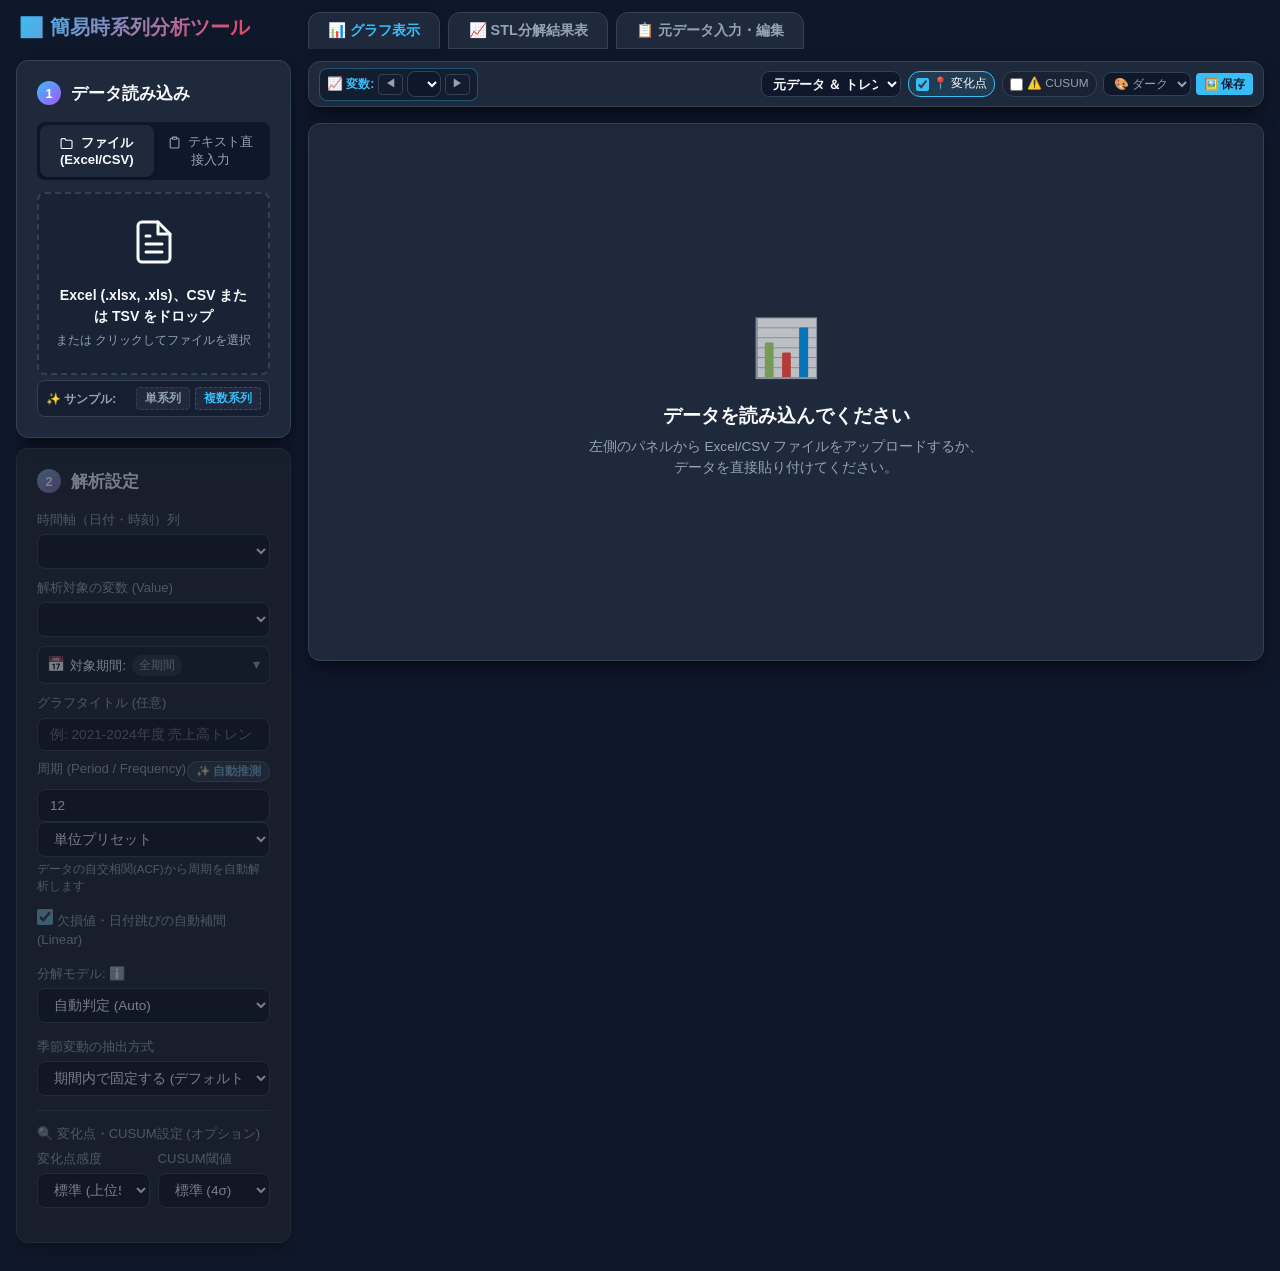
<file: index.html>
<!DOCTYPE html>
<html lang="ja">
<head>
  <meta charset="UTF-8">
  <meta name="viewport" content="width=device-width, initial-scale=1.0">
  <title>簡易時系列分析ツール</title>
  <meta name="description" content="Excelだけでは困難な時系列データのSTL分解（季節・トレンド分離）をブラウザ上で完全ローカル処理で行うツール。">
  <meta http-equiv="Content-Security-Policy" content="default-src 'self'; script-src 'self' 'unsafe-eval'; style-src 'self' 'unsafe-inline'; img-src 'self' data: blob:; font-src 'self' data:; connect-src 'self' blob: data:; object-src 'none'; base-uri 'self';">
  <link rel="icon" type="image/png" href="./icon.png">
  <link rel="apple-touch-icon" href="./icon.png">

  <link rel="stylesheet" href="./style.css">
</head>
<body>
  <div class="app-container">
    <!-- Main Content Layout -->
    <main class="app-main">
      <!-- Left Sidebar: Data Input & Settings -->
      <aside class="sidebar">
        <div class="simple-app-title">
          <h2>📈 簡易時系列分析ツール</h2>
        </div>
        <!-- Step 1: Data Input -->
        <section class="card input-card">
          <div class="card-header">
            <span class="step-num">1</span>
            <h2>データ読み込み</h2>
          </div>

          <div class="input-tabs">
            <button class="tab-btn active" id="tabFileBtn">
              <svg xmlns="http://www.w3.org/2000/svg" width="1em" height="1em" viewBox="0 0 24 24" fill="none" stroke="currentColor" stroke-width="2" stroke-linecap="round" stroke-linejoin="round" style="vertical-align: text-bottom; margin-right: 4px;"><path d="M22 19a2 2 0 0 1-2 2H4a2 2 0 0 1-2-2V5a2 2 0 0 1 2-2h5l2 3h9a2 2 0 0 1 2 2z"></path></svg>
              ファイル (Excel/CSV)
            </button>
            <button class="tab-btn" id="tabPasteBtn">
              <svg xmlns="http://www.w3.org/2000/svg" width="1em" height="1em" viewBox="0 0 24 24" fill="none" stroke="currentColor" stroke-width="2" stroke-linecap="round" stroke-linejoin="round" style="vertical-align: text-bottom; margin-right: 4px;"><path d="M16 4h2a2 2 0 0 1 2 2v14a2 2 0 0 1-2 2H6a2 2 0 0 1-2-2V6a2 2 0 0 1 2-2h2"></path><rect x="8" y="2" width="8" height="4" rx="1" ry="1"></rect></svg>
              テキスト直接入力
            </button>
          </div>

          <!-- Drop Area -->
          <div id="dropZone" class="drop-zone">
            <div class="drop-icon">
              <svg xmlns="http://www.w3.org/2000/svg" width="48" height="48" viewBox="0 0 24 24" fill="none" stroke="currentColor" stroke-width="1.5" stroke-linecap="round" stroke-linejoin="round"><path d="M14 2H6a2 2 0 0 0-2 2v16a2 2 0 0 0 2 2h12a2 2 0 0 0 2-2V8z"></path><polyline points="14 2 14 8 20 8"></polyline><line x1="16" y1="13" x2="8" y2="13"></line><line x1="16" y1="17" x2="8" y2="17"></line><polyline points="10 9 9 9 8 9"></polyline></svg>
            </div>
            <p class="drop-title">Excel (.xlsx, .xls)、CSV または TSV をドロップ</p>
            <p class="drop-sub">または クリックしてファイルを選択</p>
            <input type="file" id="fileInput" accept=".xlsx,.xls,.csv,.tsv,.txt,text/tab-separated-values,text/csv,text/plain" class="file-input">
          </div>

          <!-- Paste Area -->
          <div id="pasteZone" class="paste-zone hidden">
            <textarea id="pasteTextarea" placeholder="Excelなどのセル範囲をコピーしてここに貼り付け（Ctrl+V）&#10;&#10;例:&#10;日付&#9;売上&#9;客数&#10;2024/01/01&#9;1500&#9;120&#10;2024/01/02&#9;1650&#9;135"></textarea>
            <button id="applyPasteBtn" class="btn btn-primary btn-block">貼り付けデータを読み込む</button>
          </div>

          <!-- Demo Data Action (Compact) -->
          <div class="demo-box-compact">
            <span class="demo-label">✨ サンプル:</span>
            <div class="demo-btn-group">
              <button type="button" id="loadDemoBtn" class="btn btn-xs btn-ghost" title="単一系列データ (交通事故死傷者数)">単系列</button>
              <button type="button" id="loadMultiSiteDemoBtn" class="btn btn-xs btn-ghost btn-demo-secondary" title="複数系列データ (3地点の月別気温推移)">複数系列</button>
            </div>
          </div>
        </section>

        <!-- Step 2: Columns & Parameters -->
        <section id="configCard" class="card config-card disabled">
          <div class="card-header">
            <span class="step-num">2</span>
            <h2>解析設定</h2>
          </div>

          <div class="form-group form-group-compact">
            <label for="timeColSelect">時間軸（日付・時刻）列</label>
            <select id="timeColSelect" class="form-control"></select>
          </div>

          <!-- Series / Group Filtering Section (Compact) -->
          <div id="groupFilterSection" class="group-filter-section hidden">
            <div id="duplicateAlertBadge" class="duplicate-alert-badge-compact hidden">
              <span class="alert-icon">⚠️</span>
              <span class="alert-text">重複日時を検知（系列を指定して解析）</span>
            </div>

            <div class="form-group form-group-compact">
              <label for="groupColSelect">系列 / グループ列:
                <span class="tooltip-icon" title="店舗、商品、地域、観測所、IDなどのカテゴリ列を指定して個別に作図・解析します">ℹ️</span>
              </label>
              <select id="groupColSelect" class="form-control">
                <option value="">なし (全体)</option>
              </select>
            </div>

            <div id="groupValGroup" class="form-group form-group-compact hidden">
              <div class="label-row">
                <label for="groupValSelect">対象系列 / グループ:</label>
                <span id="groupTotalBadge" class="group-total-badge">全0系列</span>
              </div>
              <div class="group-select-nav">
                <button type="button" id="prevSidebarGroupBtn" class="btn btn-sm btn-icon" title="前の系列">◀</button>
                <select id="groupValSelect" class="form-control"></select>
                <button type="button" id="nextSidebarGroupBtn" class="btn btn-sm btn-icon" title="次の系列">▶</button>
              </div>
            </div>
          </div>

          <div class="form-group form-group-compact">
            <label for="valueColSelect">解析対象の変数 (Value)</label>
            <select id="valueColSelect" class="form-control"></select>
          </div>

          <!-- Date / Period Range Filtering Accordion -->
          <div id="dateRangeSection" class="date-range-section">
            <div id="dateRangeToggleHeader" class="date-range-header" role="button" tabindex="0" title="クリックして対象期間の絞り込み設定を開閉">
              <div class="date-range-header-left">
                <span class="range-icon">📅</span>
                <span class="range-title-text">対象期間:</span>
                <span id="dateRangeSummaryBadge" class="date-range-summary-badge">全期間</span>
              </div>
              <span id="dateRangeArrow" class="accordion-arrow">▾</span>
            </div>

            <div id="dateRangeBody" class="date-range-body hidden">
              <div class="date-range-inputs">
                <div class="range-input-item">
                  <label for="startDateSelect" class="sub-label">始点 (開始)</label>
                  <select id="startDateSelect" class="form-control form-control-sm"></select>
                </div>
                <div class="range-sep">〜</div>
                <div class="range-input-item">
                  <label for="endDateSelect" class="sub-label">終点 (終了)</label>
                  <select id="endDateSelect" class="form-control form-control-sm"></select>
                </div>
              </div>

              <!-- Quick Presets -->
              <div class="range-preset-buttons">
                <button type="button" id="resetRangeBtn" class="btn btn-xs btn-outline" title="全期間に戻す">全期間</button>
                <button type="button" id="presetRecent1YBtn" class="btn btn-xs btn-ghost" title="直近1年相当">直近1年</button>
                <button type="button" id="presetRecent3YBtn" class="btn btn-xs btn-ghost" title="直近3年相当">直近3年</button>
                <button type="button" id="presetFirstHalfBtn" class="btn btn-xs btn-ghost" title="前半50%">前半</button>
                <button type="button" id="presetSecondHalfBtn" class="btn btn-xs btn-ghost" title="後半50%">後半</button>
              </div>

              <div id="rangeCountInfo" class="range-count-info">全 0 点中 0 点を対象</div>
            </div>
          </div>

          <div class="form-group form-group-compact">
            <label for="customTitleInput">グラフタイトル (任意)</label>
            <input type="text" id="customTitleInput" class="form-control" placeholder="例: 2021-2024年度 売上高トレンド分析">
          </div>

          <div class="form-group">
            <div class="label-row">
              <label for="periodInput">周期 (Period / Frequency)</label>
              <button id="autoDetectPeriodBtn" class="badge-btn" title="データから周期を自動判定">✨ 自動推測</button>
            </div>
            <div class="period-input-group">
              <input type="number" id="periodInput" class="form-control" value="12" min="2" max="365">
              <select id="periodPresetSelect" class="form-control preset-select">
                <option value="">単位プリセット</option>
                <option value="12">月 (12 / 年周期)</option>
                <option value="7">日 (7 / 週周期)</option>
                <option value="24">時間 (24 / 日周期)</option>
                <option value="4">四半期 (4 / 年周期)</option>
                <option value="2">半期 (2 / 年周期)</option>
                <option value="52">週 (52 / 年周期)</option>
                <option value="365">日 (365 / 年周期)</option>
              </select>
            </div>
            <p id="periodDetectBadge" class="form-help">データの自交相関(ACF)から周期を自動解析します</p>
          </div>

          <div class="form-group checkbox-group">
            <label class="toggle-label">
              <input type="checkbox" id="autoInterpolateCheck" checked>
              <span>欠損値・日付跳びの自動補間 (Linear)</span>
            </label>
            <p id="interpolationNotice" class="form-help notice-info hidden">※ 0 件の欠損日を補間しました</p>
          </div>

          <div class="form-group">
            <label for="modelSelect">分解モデル:
              <span class="tooltip-icon" title="自動: 残差が小さくなる方を自動選択&#10;加法: 波の振れ幅が一定&#10;乗法: 値が大きくなると波も大きくなる">ℹ️</span>
            </label>
            <select id="modelSelect" class="form-control">
              <option value="auto">自動判定 (Auto)</option>
              <option value="additive">加法モデル (Additive)</option>
              <option value="multiplicative">乗法モデル (Multiplicative)</option>
            </select>
          </div>

          <div class="form-group">
            <label for="seasonalModeSelect">季節変動の抽出方式</label>
            <select id="seasonalModeSelect" class="form-control">
              <option value="periodic">期間内で固定する (デフォルト)</option>
              <option value="flexible">経年での変化を許容する (STL標準)</option>
            </select>
          </div>

          <!-- Advanced Analytics Settings (Change Point & CUSUM) -->
          <div class="form-group border-top-divider">
            <label class="section-sublabel">🔍 変化点・CUSUM設定 (オプション)</label>
            <div class="grid-2col">
              <div>
                <label for="cpSensitivitySelect" class="sub-label">変化点感度</label>
                <select id="cpSensitivitySelect" class="form-control">
                  <option value="low">低 (上位3点)</option>
                  <option value="medium" selected>標準 (上位5点)</option>
                  <option value="high">高 (上位8点)</option>
                </select>
              </div>
              <div>
                <label for="cusumSensitivitySelect" class="sub-label">CUSUM閾値</label>
                <select id="cusumSensitivitySelect" class="form-control">
                  <option value="high">高感度 (3σ)</option>
                  <option value="medium" selected>標準 (4σ)</option>
                  <option value="low">低感度 (5σ)</option>
                </select>
              </div>
            </div>
          </div>
        </section>
      </aside>

      <!-- Right Main: Graph View & Table Editor Area -->
      <section class="main-display">

        <!-- Main Mode Switcher Tabs -->
        <div class="main-mode-bar">
          <button id="showGraphModeBtn" class="mode-tab active">📊 グラフ表示</button>
          <button id="showResultModeBtn" class="mode-tab">📈 STL分解結果表</button>
          <button id="showTableModeBtn" class="mode-tab">📋 元データ入力・編集</button>
        </div>

        <!-- View Mode & Styling Navigation Bar (For Graph) -->
        <div id="graphControlsBar" class="view-tabs-bar">
          <div class="tabs-header-row">
            <!-- Navigation Switchers: Group & Variable (Primary Actions) -->
            <div class="nav-switchers-group">
              <!-- Group / Series Quick Switcher (Visible when group column selected) -->
              <div id="graphGroupSwitcher" class="graph-nav-switcher hidden">
                <span class="switcher-label">🏷️ 系列:</span>
                <button type="button" id="prevGraphGroupBtn" class="btn-icon-sm" title="前の系列">◀</button>
                <select id="graphGroupValSelect" class="form-control-select-sm"></select>
                <button type="button" id="nextGraphGroupBtn" class="btn-icon-sm" title="次の系列">▶</button>
              </div>

              <!-- Variable (Value) Quick Switcher -->
              <div id="graphVarSwitcher" class="graph-nav-switcher">
                <span class="switcher-label">📈 変数:</span>
                <button type="button" id="prevGraphVarBtn" class="btn-icon-sm" title="前の変数">◀</button>
                <select id="graphVarValSelect" class="form-control-select-sm"></select>
                <button type="button" id="nextGraphVarBtn" class="btn-icon-sm" title="次の変数">▶</button>
              </div>

              <!-- Date Range Filter Active Indicator (Visible when filtering is active) -->
              <div id="graphDateRangeFilterBadge" class="graph-nav-switcher date-filter-badge hidden">
                <span class="switcher-label">📅 期間指定:</span>
                <span id="graphDateRangeFilterText" class="date-filter-text">1980/01 〜 1983/12</span>
                <button type="button" id="clearGraphDateRangeBtn" class="btn-icon-xs" title="全期間に戻す（解除）">✕</button>
              </div>
            </div>

            <!-- Graph Options: View Mode, Toggles, Styling (Secondary Actions) -->
            <div class="chart-secondary-options">
              <div class="view-mode-selector">
                <select id="viewModeSelect" class="form-control-select-sm" title="表示モード切替">
                  <option value="overlay" selected>元データ ＆ トレンド</option>
                  <option value="adjusted">元データ ＆ 周期調整済</option>
                  <option value="decomposition">4成分分解 (Subplots)</option>
                  <option value="observed">元データのみ</option>
                  <option value="trend">トレンドのみ</option>
                  <option value="seasonal">周期変動のみ</option>
                  <option value="residual">残差のみ</option>
                  <option value="cusum">残差 CUSUM 管理図</option>
                </select>
              </div>

              <!-- Annotation Toggles (Show / Hide on Graph) -->
              <div class="annotation-toggles">
                <label class="toggle-badge-sm" id="changePointToggleLabel" title="トレンド変化点を表示/非表示">
                  <input type="checkbox" id="showChangePointsCheck" checked>
                  <span>📍 変化点</span>
                </label>
                <label class="toggle-badge-sm" id="cusumAlertToggleLabel" title="残差CUSUM異常シフト区間を表示/非表示">
                  <input type="checkbox" id="showCusumAlertsCheck">
                  <span>⚠️ CUSUM</span>
                </label>
              </div>

              <div class="chart-options-compact">
                <select id="bgColorSelect" class="form-control-select-xs" title="グラフ背景色">
                  <option value="dark" selected>🎨 ダーク</option>
                  <option value="white">🎨 白</option>
                  <option value="transparent">🎨 透明</option>
                </select>
                <button id="downloadImageBtn" class="btn btn-xs btn-primary" title="グラフ画像をPNG保存">🖼️ 保存</button>
              </div>
            </div>
          </div>
        </div>

        <!-- Chart Container -->
        <div id="chartWrapper" class="chart-wrapper">
          <div id="chartContainer" class="chart-container">
            <div class="empty-state">
              <div class="empty-icon">📊</div>
              <h3>データを読み込んでください</h3>
              <p>左側のパネルから Excel/CSV ファイルをアップロードするか、データを直接貼り付けてください。</p>
            </div>
          </div>
        </div>

        <!-- STL Calculation Result Table Container -->
        <div id="resultTableContainer" class="table-editor-wrapper hidden">
          <div class="empty-state">
            <div class="empty-icon">📈</div>
            <h3>計算結果がありません</h3>
            <p>左側のパネルからデータを読み込むと、ここにSTL分解の計算数値一覧が表示されます。</p>
          </div>
        </div>

        <!-- Raw Data Table Editor Container -->
        <div id="tableEditorContainer" class="table-editor-wrapper hidden">
          <div class="empty-state">
            <div class="empty-icon">📋</div>
            <h3>データが読み込まれていません</h3>
          </div>
        </div>

        <!-- Summary Statistics Table -->
        <div id="statsCard" class="stats-card hidden">
          <div style="margin-bottom: 20px;">
            <h3 style="margin-bottom: 12px; font-size: 1.1rem; border-bottom: 1px solid var(--border-color); padding-bottom: 6px;">📊 元データの基本統計量</h3>
            <div class="stats-grid">
              <div class="stat-item"><span class="stat-label">データ点数</span><span id="statCount" class="stat-val">-</span></div>
              <div class="stat-item"><span class="stat-label">平均値</span><span id="statMean" class="stat-val">-</span></div>
              <div class="stat-item"><span class="stat-label">中央値</span><span id="statMedian" class="stat-val">-</span></div>
              <div class="stat-item"><span class="stat-label">最大値</span><span id="statMax" class="stat-val">-</span></div>
              <div class="stat-item"><span class="stat-label">最小値</span><span id="statMin" class="stat-val">-</span></div>
            </div>
          </div>
          
          <div>
            <h3 style="margin-bottom: 12px; font-size: 1.1rem; border-bottom: 1px solid var(--border-color); padding-bottom: 6px;">📈 STL分析結果の概要</h3>
            <div class="stats-grid" style="margin-bottom: 12px;">
              <div class="stat-item"><span class="stat-label">トレンド変動幅</span><span id="statTrendRange" class="stat-val">-</span></div>
              <div class="stat-item"><span class="stat-label">周期変動幅</span><span id="statSeasonalRange" class="stat-val">-</span></div>
              <div class="stat-item"><span class="stat-label">残差ばらつき(SD)</span><span id="statResidualSD" class="stat-val">-</span></div>
            </div>
            <div id="analysisComment" style="padding: 12px; background: rgba(0,0,0,0.2); border-left: 4px solid var(--accent-blue); font-size: 0.95rem; line-height: 1.5;">
              <!-- JSで自動生成 -->
            </div>
          </div>
        </div>
      </section>
    </main>
  </div>
  <!-- 外部ライブラリ (オフライン環境で動作するようにローカルから読み込み) -->
  <script src="./lib/plotly.min.js"></script>
  <script src="./lib/xlsx.full.min.js"></script>

  <script type="module" src="./src/main.js?v=35"></script>
</body>
</html>
</file>
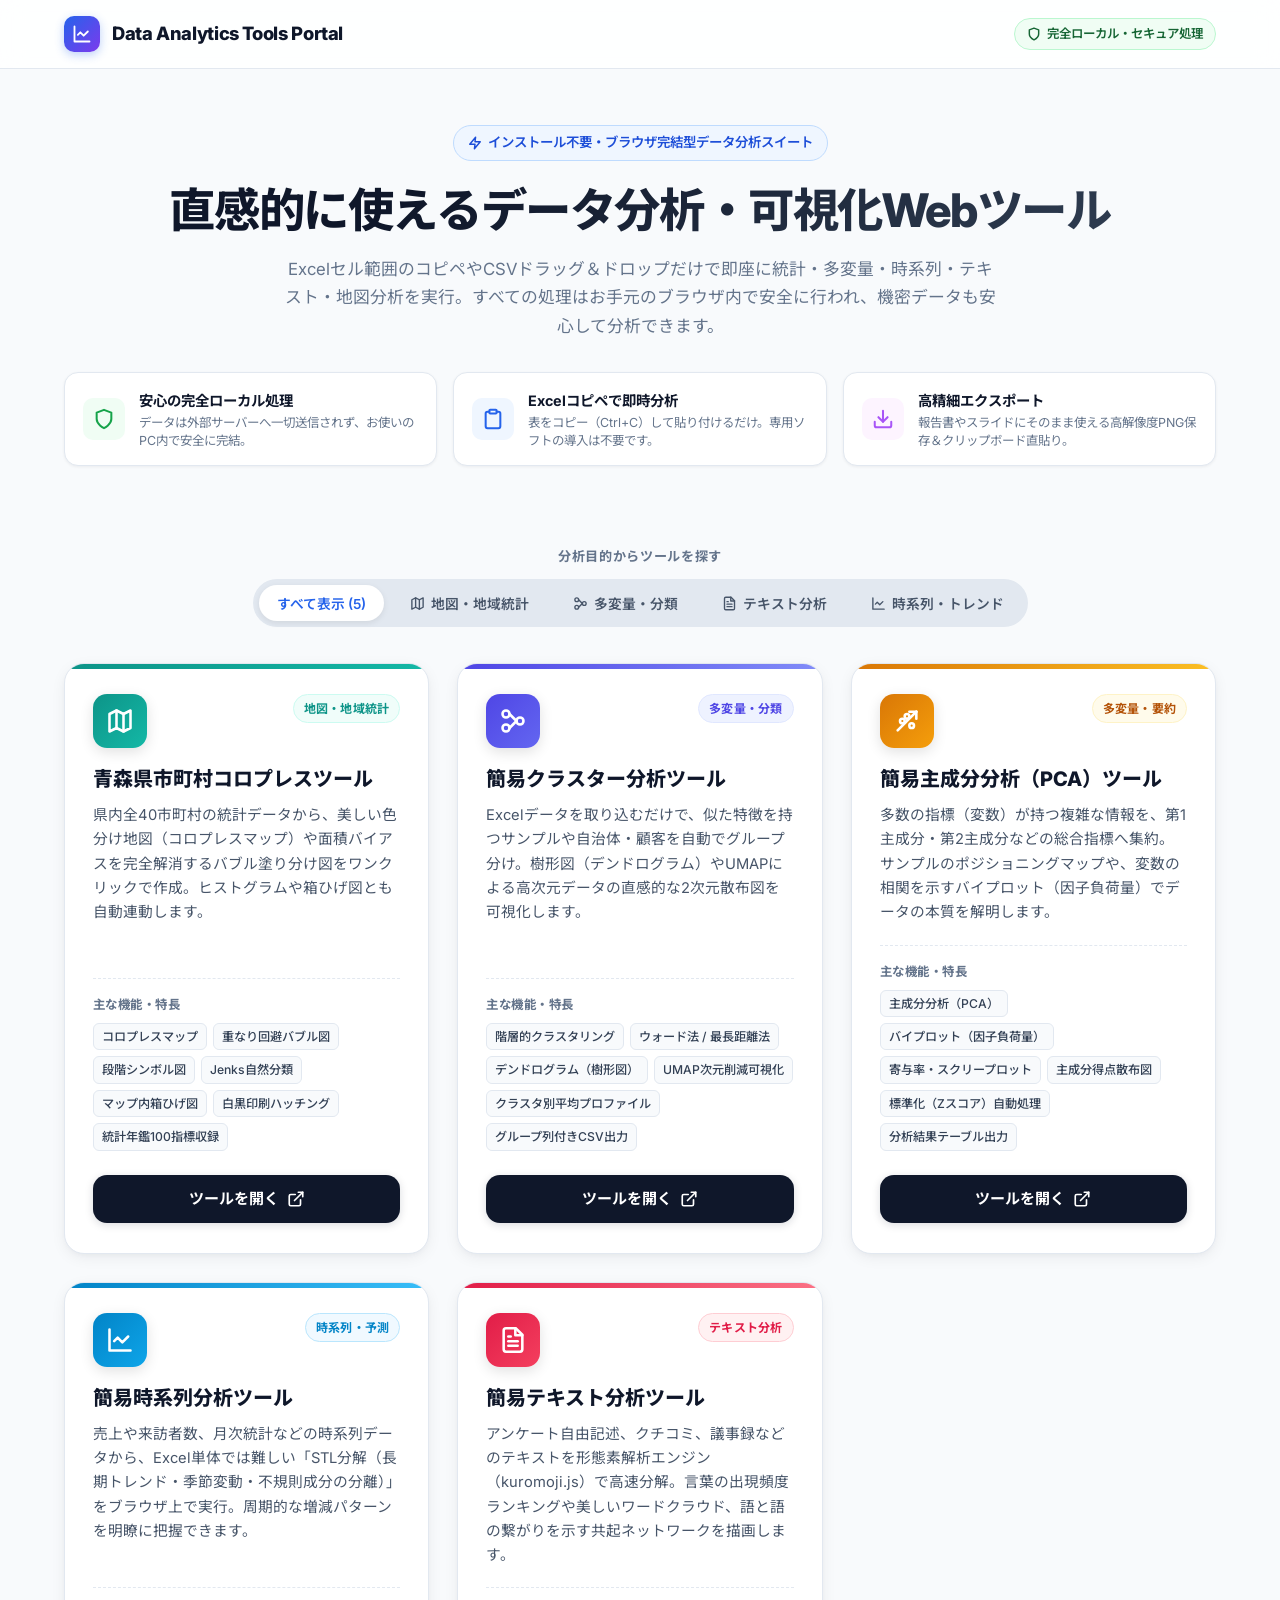
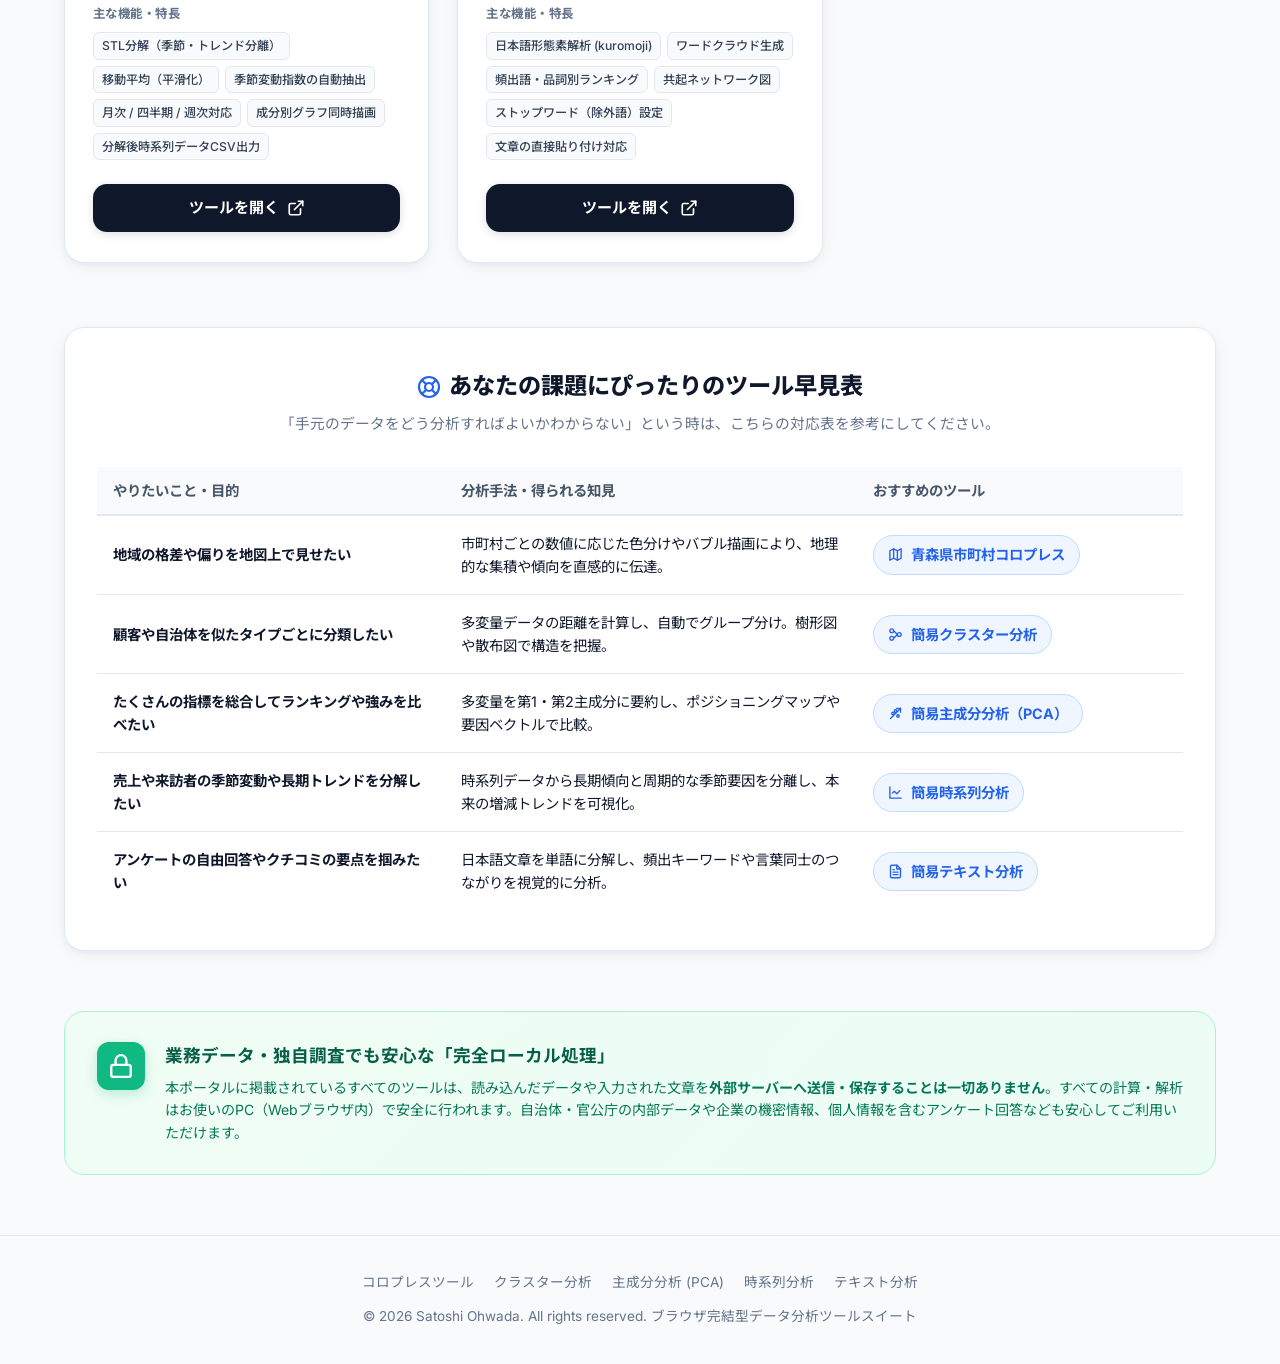
<file: portal/index.html>
<!DOCTYPE html>
<html lang="ja">
<head>
  <meta charset="UTF-8">
  <meta name="viewport" content="width=device-width, initial-scale=1.0">
  <title>データ分析・可視化 Webツール ポータル | Data Analytics Tools Portal</title>
  <meta name="description" content="インストール不要、ブラウザ上で完全ローカル処理。Excelコピペですぐに使える統計・テキスト・多変量・時系列・地図分析Webツールポータル。">

  <!-- Google Fonts (Inter & Noto Sans JP) with system fallback -->
  <link rel="preconnect" href="https://fonts.googleapis.com">
  <link rel="preconnect" href="https://fonts.gstatic.com" crossorigin>
  <link href="https://fonts.googleapis.com/css2?family=Inter:wght@400;500;600;700;800&family=Noto+Sans+JP:wght@400;500;700;800&display=swap" rel="stylesheet">

  <style>
    :root {
      --primary: #2563eb;
      --primary-hover: #1d4ed8;
      --primary-light: #eff6ff;
      --text-main: #0f172a;
      --text-muted: #64748b;
      --text-sub: #475569;
      --bg-page: #f8fafc;
      --bg-card: #ffffff;
      --border-color: #e2e8f0;
      --border-light: #f1f5f9;
      --shadow-sm: 0 1px 3px rgba(15, 23, 42, 0.06);
      --shadow-md: 0 4px 16px -2px rgba(15, 23, 42, 0.08), 0 2px 6px -2px rgba(15, 23, 42, 0.04);
      --shadow-lg: 0 12px 30px -4px rgba(15, 23, 42, 0.12), 0 4px 12px -2px rgba(15, 23, 42, 0.06);
      --radius-sm: 8px;
      --radius-md: 14px;
      --radius-lg: 20px;
      --radius-pill: 9999px;
      --font-family: 'Inter', 'Noto Sans JP', -apple-system, BlinkMacSystemFont, "Segoe UI", Roboto, sans-serif;
    }

    * {
      box-sizing: border-box;
      margin: 0;
      padding: 0;
    }

    body {
      font-family: var(--font-family);
      background-color: var(--bg-page);
      color: var(--text-main);
      line-height: 1.6;
      -webkit-font-smoothing: antialiased;
    }

    a {
      text-decoration: none;
      color: inherit;
    }

    /* Container */
    .container {
      max-width: 1200px;
      margin: 0 auto;
      padding: 0 24px;
    }

    /* Header */
    .site-header {
      background: rgba(255, 255, 255, 0.85);
      backdrop-filter: blur(12px);
      -webkit-backdrop-filter: blur(12px);
      border-bottom: 1px solid var(--border-color);
      position: sticky;
      top: 0;
      z-index: 50;
      padding: 16px 0;
    }

    .header-inner {
      display: flex;
      align-items: center;
      justify-content: space-between;
    }

    .brand {
      display: flex;
      align-items: center;
      gap: 12px;
      font-weight: 800;
      font-size: 1.15rem;
      letter-spacing: -0.02em;
    }

    .brand-icon {
      width: 36px;
      height: 36px;
      background: linear-gradient(135deg, #2563eb, #7c3aed);
      border-radius: 10px;
      display: flex;
      align-items: center;
      justify-content: center;
      color: white;
      box-shadow: 0 3px 10px rgba(37, 99, 235, 0.3);
    }

    .header-meta {
      display: flex;
      align-items: center;
      gap: 16px;
      font-size: 0.85rem;
      color: var(--text-muted);
    }

    .badge-secure {
      display: inline-flex;
      align-items: center;
      gap: 6px;
      background: #f0fdf4;
      color: #166534;
      border: 1px solid #bbf7d0;
      padding: 5px 12px;
      border-radius: var(--radius-pill);
      font-weight: 600;
      font-size: 0.78rem;
    }

    /* Hero Section */
    .hero {
      padding: 56px 0 36px;
      text-align: center;
      position: relative;
    }

    .hero-badge {
      display: inline-flex;
      align-items: center;
      gap: 6px;
      background: #eff6ff;
      color: #1d4ed8;
      border: 1px solid #bfdbfe;
      padding: 6px 14px;
      border-radius: var(--radius-pill);
      font-size: 0.84rem;
      font-weight: 600;
      margin-bottom: 20px;
    }

    .hero-title {
      font-size: clamp(2rem, 4vw, 2.9rem);
      font-weight: 800;
      letter-spacing: -0.03em;
      line-height: 1.25;
      margin-bottom: 16px;
      background: linear-gradient(135deg, #0f172a 30%, #334155 100%);
      -webkit-background-clip: text;
      -webkit-text-fill-color: transparent;
    }

    .hero-desc {
      font-size: 1.05rem;
      color: var(--text-muted);
      max-width: 720px;
      margin: 0 auto 32px;
      line-height: 1.7;
    }

    /* Features Grid (Pillars) */
    .features-row {
      display: grid;
      grid-template-columns: repeat(auto-fit, minmax(240px, 1fr));
      gap: 16px;
      margin-bottom: 44px;
    }

    .feature-item {
      background: var(--bg-card);
      border: 1px solid var(--border-color);
      border-radius: var(--radius-md);
      padding: 16px 18px;
      display: flex;
      align-items: center;
      gap: 14px;
      box-shadow: var(--shadow-sm);
      text-align: left;
    }

    .feature-icon-wrapper {
      width: 42px;
      height: 42px;
      border-radius: 10px;
      display: flex;
      align-items: center;
      justify-content: center;
      flex-shrink: 0;
    }

    .feature-title {
      font-size: 0.9rem;
      font-weight: 700;
      margin-bottom: 2px;
      color: var(--text-main);
    }

    .feature-text {
      font-size: 0.78rem;
      color: var(--text-muted);
      line-height: 1.4;
    }

    /* Purpose Filter (Quick Navigator) */
    .filter-section {
      margin-bottom: 36px;
      text-align: center;
    }

    .filter-label {
      font-size: 0.82rem;
      font-weight: 700;
      color: var(--text-muted);
      margin-bottom: 12px;
      display: block;
      text-transform: uppercase;
      letter-spacing: 0.05em;
    }

    .filter-tabs {
      display: inline-flex;
      flex-wrap: wrap;
      gap: 8px;
      justify-content: center;
      background: #e2e8f0;
      padding: 6px;
      border-radius: var(--radius-pill);
    }

    .filter-btn {
      background: transparent;
      border: none;
      padding: 8px 18px;
      border-radius: var(--radius-pill);
      font-size: 0.86rem;
      font-weight: 600;
      color: var(--text-sub);
      cursor: pointer;
      transition: all 0.2s ease;
      font-family: inherit;
      display: inline-flex;
      align-items: center;
      gap: 6px;
    }

    .filter-btn:hover {
      color: var(--text-main);
    }

    .filter-btn.active {
      background: white;
      color: var(--primary);
      box-shadow: 0 2px 6px rgba(0, 0, 0, 0.08);
    }

    /* Tools Grid */
    .tools-grid {
      display: grid;
      grid-template-columns: repeat(auto-fit, minmax(340px, 1fr));
      gap: 28px;
      margin-bottom: 64px;
    }

    /* Tool Card */
    .tool-card {
      background: var(--bg-card);
      border: 1px solid var(--border-color);
      border-radius: var(--radius-lg);
      padding: 30px 28px;
      box-shadow: var(--shadow-md);
      transition: all 0.28s cubic-bezier(0.16, 1, 0.3, 1);
      display: flex;
      flex-direction: column;
      position: relative;
      overflow: hidden;
    }

    .tool-card:hover {
      transform: translateY(-6px);
      box-shadow: var(--shadow-lg);
      border-color: #cbd5e1;
    }

    .tool-card::before {
      content: "";
      position: absolute;
      top: 0;
      left: 0;
      right: 0;
      height: 5px;
      background: var(--card-gradient, linear-gradient(90deg, #2563eb, #60a5fa));
    }

    .card-top {
      display: flex;
      align-items: flex-start;
      justify-content: space-between;
      margin-bottom: 18px;
    }

    .tool-icon-box {
      width: 54px;
      height: 54px;
      border-radius: 14px;
      display: flex;
      align-items: center;
      justify-content: center;
      color: white;
      box-shadow: 0 4px 14px rgba(0, 0, 0, 0.12);
    }

    .tool-badge {
      font-size: 0.75rem;
      font-weight: 700;
      padding: 4px 10px;
      border-radius: var(--radius-pill);
      background: #f1f5f9;
      color: #475569;
      letter-spacing: 0.02em;
    }

    .tool-title {
      font-size: 1.25rem;
      font-weight: 800;
      color: var(--text-main);
      margin-bottom: 10px;
      line-height: 1.35;
    }

    .tool-desc {
      font-size: 0.92rem;
      color: var(--text-sub);
      line-height: 1.65;
      margin-bottom: 20px;
      flex-grow: 1;
    }

    .tool-features {
      border-top: 1px dashed var(--border-color);
      padding-top: 16px;
      margin-bottom: 24px;
    }

    .feature-list-title {
      font-size: 0.78rem;
      font-weight: 700;
      color: var(--text-muted);
      margin-bottom: 8px;
      text-transform: uppercase;
      letter-spacing: 0.04em;
    }

    .tag-container {
      display: flex;
      flex-wrap: wrap;
      gap: 6px;
    }

    .feature-tag {
      font-size: 0.76rem;
      background: #f8fafc;
      color: #334155;
      border: 1px solid #e2e8f0;
      padding: 3px 8px;
      border-radius: 6px;
      font-weight: 500;
    }

    .card-footer {
      margin-top: auto;
    }

    .btn-launch {
      display: flex;
      align-items: center;
      justify-content: center;
      gap: 8px;
      width: 100%;
      padding: 12px 18px;
      border-radius: var(--radius-md);
      font-weight: 700;
      font-size: 0.94rem;
      background: var(--text-main);
      color: white;
      transition: all 0.2s ease;
      box-shadow: 0 2px 8px rgba(15, 23, 42, 0.15);
    }

    .btn-launch:hover {
      background: var(--card-color, var(--primary));
      transform: translateY(-1px);
      box-shadow: 0 4px 14px rgba(0, 0, 0, 0.2);
    }

    .btn-launch svg {
      transition: transform 0.2s ease;
    }

    .btn-launch:hover svg {
      transform: translateX(3px);
    }

    /* Purpose Guide Section (Diagnosis) */
    .guide-section {
      background: white;
      border: 1px solid var(--border-color);
      border-radius: var(--radius-lg);
      padding: 40px 32px;
      box-shadow: var(--shadow-md);
      margin-bottom: 60px;
    }

    .guide-header {
      text-align: center;
      margin-bottom: 30px;
    }

    .guide-title {
      font-size: 1.45rem;
      font-weight: 800;
      margin-bottom: 8px;
      display: flex;
      align-items: center;
      justify-content: center;
      gap: 8px;
    }

    .guide-desc {
      font-size: 0.92rem;
      color: var(--text-muted);
    }

    .guide-table {
      width: 100%;
      border-collapse: collapse;
      font-size: 0.9rem;
    }

    .guide-table th {
      background: #f8fafc;
      padding: 12px 16px;
      text-align: left;
      font-weight: 700;
      color: var(--text-sub);
      border-bottom: 2px solid var(--border-color);
    }

    .guide-table td {
      padding: 16px;
      border-bottom: 1px solid var(--border-color);
      vertical-align: middle;
    }

    .guide-table tr:hover td {
      background: #f8fafc;
    }

    .guide-table tr:last-child td {
      border-bottom: none;
    }

    .tool-link-badge {
      display: inline-flex;
      align-items: center;
      gap: 8px;
      font-weight: 700;
      color: var(--primary);
      background: #eff6ff;
      padding: 7px 14px;
      border-radius: var(--radius-pill);
      border: 1px solid #bfdbfe;
      transition: all 0.2s;
    }

    .tool-link-badge:hover {
      background: var(--primary);
      color: white;
    }

    /* Security Note Box */
    .security-box {
      background: linear-gradient(135deg, #f0fdf4 0%, #ecfdf5 100%);
      border: 1px solid #a7f3d0;
      border-radius: var(--radius-lg);
      padding: 30px 32px;
      display: flex;
      gap: 20px;
      align-items: flex-start;
      margin-bottom: 60px;
    }

    .security-icon {
      width: 48px;
      height: 48px;
      background: #10b981;
      color: white;
      border-radius: 12px;
      display: flex;
      align-items: center;
      justify-content: center;
      flex-shrink: 0;
      box-shadow: 0 4px 12px rgba(16, 185, 129, 0.25);
    }

    .security-content h3 {
      font-size: 1.1rem;
      font-weight: 700;
      color: #065f46;
      margin-bottom: 6px;
    }

    .security-content p {
      font-size: 0.88rem;
      color: #047857;
      line-height: 1.6;
    }

    /* Footer */
    .site-footer {
      border-top: 1px solid var(--border-color);
      padding: 36px 0;
      text-align: center;
      color: var(--text-muted);
      font-size: 0.85rem;
    }

    .footer-links {
      display: flex;
      justify-content: center;
      flex-wrap: wrap;
      gap: 20px;
      margin-bottom: 12px;
    }

    .footer-links a:hover {
      color: var(--primary);
      text-decoration: underline;
    }

    /* Responsive */
    @media (max-width: 768px) {
      .tools-grid {
        grid-template-columns: 1fr;
      }
      .features-row {
        grid-template-columns: 1fr;
      }
      .security-box {
        flex-direction: column;
      }
      .guide-table th:nth-child(2),
      .guide-table td:nth-child(2) {
        display: none;
      }
    }
  </style>
</head>
<body>

  <!-- Site Header -->
  <header class="site-header">
    <div class="container header-inner">
      <div class="brand">
        <div class="brand-icon">
          <svg width="20" height="20" viewBox="0 0 24 24" fill="none" stroke="currentColor" stroke-width="2.2" stroke-linecap="round" stroke-linejoin="round"><path d="M3 3v18h18"/><path d="m19 9-5 5-4-4-3 3"/></svg>
        </div>
        <span>Data Analytics Tools Portal</span>
      </div>
      <div class="header-meta">
        <span class="badge-secure">
          <svg width="14" height="14" viewBox="0 0 24 24" fill="none" stroke="currentColor" stroke-width="2.5" stroke-linecap="round" stroke-linejoin="round"><path d="M12 22s8-4 8-10V5l-8-3-8 3v7c0 6 8 10 8 10z"/></svg>
          完全ローカル・セキュア処理
        </span>
      </div>
    </div>
  </header>

  <main class="container">

    <!-- Hero Section -->
    <section class="hero">
      <div class="hero-badge">
        <svg width="14" height="14" viewBox="0 0 24 24" fill="none" stroke="currentColor" stroke-width="2.5" stroke-linecap="round" stroke-linejoin="round"><path d="M13 2 3 14h9l-1 8 10-12h-9l1-8z"/></svg>
        インストール不要・ブラウザ完結型データ分析スイート
      </div>
      <h1 class="hero-title">直感的に使えるデータ分析・可視化Webツール</h1>
      <p class="hero-desc">
        Excelセル範囲のコピペやCSVドラッグ＆ドロップだけで即座に統計・多変量・時系列・テキスト・地図分析を実行。すべての処理はお手元のブラウザ内で安全に行われ、機密データも安心して分析できます。
      </p>

      <!-- 3つの大きな柱 -->
      <div class="features-row">
        <div class="feature-item">
          <div class="feature-icon-wrapper" style="background:#f0fdf4; color:#16a34a;">
            <svg width="22" height="22" viewBox="0 0 24 24" fill="none" stroke="currentColor" stroke-width="2.2" stroke-linecap="round" stroke-linejoin="round"><path d="M12 22s8-4 8-10V5l-8-3-8 3v7c0 6 8 10 8 10z"/></svg>
          </div>
          <div>
            <div class="feature-title">安心の完全ローカル処理</div>
            <div class="feature-text">データは外部サーバーへ一切送信されず、お使いのPC内で安全に完結。</div>
          </div>
        </div>

        <div class="feature-item">
          <div class="feature-icon-wrapper" style="background:#eff6ff; color:#2563eb;">
            <svg width="22" height="22" viewBox="0 0 24 24" fill="none" stroke="currentColor" stroke-width="2.2" stroke-linecap="round" stroke-linejoin="round"><path d="M16 4h2a2 2 0 0 1 2 2v14a2 2 0 0 1-2 2H6a2 2 0 0 1-2-2V6a2 2 0 0 1 2-2h2"/><rect x="8" y="2" width="8" height="4" rx="1" ry="1"/></svg>
          </div>
          <div>
            <div class="feature-title">Excelコピペで即時分析</div>
            <div class="feature-text">表をコピー（Ctrl+C）して貼り付けるだけ。専用ソフトの導入は不要です。</div>
          </div>
        </div>

        <div class="feature-item">
          <div class="feature-icon-wrapper" style="background:#fdf4ff; color:#a855f7;">
            <svg width="22" height="22" viewBox="0 0 24 24" fill="none" stroke="currentColor" stroke-width="2.2" stroke-linecap="round" stroke-linejoin="round"><path d="M21 15v4a2 2 0 0 1-2 2H5a2 2 0 0 1-2-2v-4"/><polyline points="7 10 12 15 17 10"/><line x1="12" y1="15" x2="12" y2="3"/></svg>
          </div>
          <div>
            <div class="feature-title">高精細エクスポート</div>
            <div class="feature-text">報告書やスライドにそのまま使える高解像度PNG保存＆クリップボード直貼り。</div>
          </div>
        </div>
      </div>
    </section>

    <!-- Purpose Filter Tabs -->
    <div class="filter-section">
      <span class="filter-label">分析目的からツールを探す</span>
      <div class="filter-tabs" id="filter-tabs">
        <button class="filter-btn active" data-filter="all">すべて表示 (5)</button>
        <button class="filter-btn" data-filter="geo">
          <svg width="15" height="15" viewBox="0 0 24 24" fill="none" stroke="currentColor" stroke-width="2.2" stroke-linecap="round" stroke-linejoin="round"><polygon points="3 6 9 3 15 6 21 3 21 18 15 21 9 18 3 21"/><line x1="9" y1="3" x2="9" y2="18"/><line x1="15" y1="6" x2="15" y2="21"/></svg>
          地図・地域統計
        </button>
        <button class="filter-btn" data-filter="multivariate">
          <svg width="15" height="15" viewBox="0 0 24 24" fill="none" stroke="currentColor" stroke-width="2.2" stroke-linecap="round" stroke-linejoin="round"><circle cx="6" cy="6" r="3"/><circle cx="6" cy="18" r="3"/><circle cx="18" cy="12" r="3"/><line x1="9" y1="6" x2="15" y2="12"/><line x1="9" y1="18" x2="15" y2="12"/></svg>
          多変量・分類
        </button>
        <button class="filter-btn" data-filter="text">
          <svg width="15" height="15" viewBox="0 0 24 24" fill="none" stroke="currentColor" stroke-width="2.2" stroke-linecap="round" stroke-linejoin="round"><path d="M14.5 2H6a2 2 0 0 0-2 2v16a2 2 0 0 0 2 2h12a2 2 0 0 0 2-2V7.5L14.5 2z"/><polyline points="14 2 14 8 20 8"/><line x1="16" y1="13" x2="8" y2="13"/><line x1="16" y1="17" x2="8" y2="17"/><line x1="10" y1="9" x2="8" y2="9"/></svg>
          テキスト分析
        </button>
        <button class="filter-btn" data-filter="timeseries">
          <svg width="15" height="15" viewBox="0 0 24 24" fill="none" stroke="currentColor" stroke-width="2.2" stroke-linecap="round" stroke-linejoin="round"><path d="M3 3v18h18"/><path d="m19 9-5 5-4-4-3 3"/></svg>
          時系列・トレンド
        </button>
      </div>
    </div>

    <!-- Tools Grid (5 Tools) -->
    <div class="tools-grid" id="tools-grid">

      <!-- 1. 青森県市町村コロプレスツール -->
      <div class="tool-card" data-category="geo" style="--card-color: #0d9488; --card-gradient: linear-gradient(90deg, #0d9488, #14b8a6);">
        <div class="card-top">
          <div class="tool-icon-box" style="background: linear-gradient(135deg, #0d9488, #14b8a6);">
            <svg width="28" height="28" viewBox="0 0 24 24" fill="none" stroke="currentColor" stroke-width="2.2" stroke-linecap="round" stroke-linejoin="round"><polygon points="3 6 9 3 15 6 21 3 21 18 15 21 9 18 3 21"/><line x1="9" y1="3" x2="9" y2="18"/><line x1="15" y1="6" x2="15" y2="21"/></svg>
          </div>
          <span class="tool-badge" style="background: #f0fdfa; color: #0d9488; border: 1px solid #ccfbf1;">地図・地域統計</span>
        </div>

        <h2 class="tool-title">青森県市町村コロプレスツール</h2>
        <p class="tool-desc">
          県内全40市町村の統計データから、美しい色分け地図（コロプレスマップ）や面積バイアスを完全解消するバブル塗り分け図をワンクリックで作成。ヒストグラムや箱ひげ図とも自動連動します。
        </p>

        <div class="tool-features">
          <div class="feature-list-title">主な機能・特長</div>
          <div class="tag-container">
            <span class="feature-tag">コロプレスマップ</span>
            <span class="feature-tag">重なり回避バブル図</span>
            <span class="feature-tag">段階シンボル図</span>
            <span class="feature-tag">Jenks自然分類</span>
            <span class="feature-tag">マップ内箱ひげ図</span>
            <span class="feature-tag">白黒印刷ハッチング</span>
            <span class="feature-tag">統計年鑑100指標収録</span>
          </div>
        </div>

        <div class="card-footer">
          <a href="https://satoshi-ohwada.github.io/choropleth-tool/" target="_blank" rel="noopener noreferrer" class="btn-launch">
            <span>ツールを開く</span>
            <svg width="18" height="18" viewBox="0 0 24 24" fill="none" stroke="currentColor" stroke-width="2.2" stroke-linecap="round" stroke-linejoin="round"><path d="M18 13v6a2 2 0 0 1-2 2H5a2 2 0 0 1-2-2V8a2 2 0 0 1 2-2h6"/><polyline points="15 3 21 3 21 9"/><line x1="10" y1="14" x2="21" y2="3"/></svg>
          </a>
        </div>
      </div>

      <!-- 2. 簡易クラスター分析ツール -->
      <div class="tool-card" data-category="multivariate" style="--card-color: #4f46e5; --card-gradient: linear-gradient(90deg, #4f46e5, #818cf8);">
        <div class="card-top">
          <div class="tool-icon-box" style="background: linear-gradient(135deg, #4f46e5, #6366f1);">
            <svg width="28" height="28" viewBox="0 0 24 24" fill="none" stroke="currentColor" stroke-width="2.2" stroke-linecap="round" stroke-linejoin="round"><circle cx="6" cy="6" r="3"/><circle cx="6" cy="18" r="3"/><circle cx="18" cy="12" r="3"/><line x1="9" y1="6" x2="15" y2="12"/><line x1="9" y1="18" x2="15" y2="12"/></svg>
          </div>
          <span class="tool-badge" style="background: #eef2ff; color: #4f46e5; border: 1px solid #e0e7ff;">多変量・分類</span>
        </div>

        <h2 class="tool-title">簡易クラスター分析ツール</h2>
        <p class="tool-desc">
          Excelデータを取り込むだけで、似た特徴を持つサンプルや自治体・顧客を自動でグループ分け。樹形図（デンドログラム）やUMAPによる高次元データの直感的な2次元散布図を可視化します。
        </p>

        <div class="tool-features">
          <div class="feature-list-title">主な機能・特長</div>
          <div class="tag-container">
            <span class="feature-tag">階層的クラスタリング</span>
            <span class="feature-tag">ウォード法 / 最長距離法</span>
            <span class="feature-tag">デンドログラム（樹形図）</span>
            <span class="feature-tag">UMAP次元削減可視化</span>
            <span class="feature-tag">クラスタ別平均プロファイル</span>
            <span class="feature-tag">グループ列付きCSV出力</span>
          </div>
        </div>

        <div class="card-footer">
          <a href="https://satoshi-ohwada.github.io/cluster-tool/" target="_blank" rel="noopener noreferrer" class="btn-launch">
            <span>ツールを開く</span>
            <svg width="18" height="18" viewBox="0 0 24 24" fill="none" stroke="currentColor" stroke-width="2.2" stroke-linecap="round" stroke-linejoin="round"><path d="M18 13v6a2 2 0 0 1-2 2H5a2 2 0 0 1-2-2V8a2 2 0 0 1 2-2h6"/><polyline points="15 3 21 3 21 9"/><line x1="10" y1="14" x2="21" y2="3"/></svg>
          </a>
        </div>
      </div>

      <!-- 3. 簡易主成分分析（PCA）ツール -->
      <div class="tool-card" data-category="multivariate" style="--card-color: #d97706; --card-gradient: linear-gradient(90deg, #d97706, #fbbf24);">
        <div class="card-top">
          <div class="tool-icon-box" style="background: linear-gradient(135deg, #d97706, #f59e0b);">
            <svg width="28" height="28" viewBox="0 0 24 24" fill="none" stroke="currentColor" stroke-width="2.2" stroke-linecap="round" stroke-linejoin="round"><line x1="4" y1="20" x2="20" y2="4"/><line x1="14" y1="4" x2="20" y2="4"/><line x1="20" y1="10" x2="20" y2="4"/><circle cx="8" cy="12" r="2"/><circle cx="16" cy="16" r="2"/><circle cx="12" cy="8" r="2"/></svg>
          </div>
          <span class="tool-badge" style="background: #fffbeb; color: #b45309; border: 1px solid #fef3c7;">多変量・要約</span>
        </div>

        <h2 class="tool-title">簡易主成分分析（PCA）ツール</h2>
        <p class="tool-desc">
          多数の指標（変数）が持つ複雑な情報を、第1主成分・第2主成分などの総合指標へ集約。サンプルのポジショニングマップや、変数の相関を示すバイプロット（因子負荷量）でデータの本質を解明します。
        </p>

        <div class="tool-features">
          <div class="feature-list-title">主な機能・特長</div>
          <div class="tag-container">
            <span class="feature-tag">主成分分析（PCA）</span>
            <span class="feature-tag">バイプロット（因子負荷量）</span>
            <span class="feature-tag">寄与率・スクリープロット</span>
            <span class="feature-tag">主成分得点散布図</span>
            <span class="feature-tag">標準化（Zスコア）自動処理</span>
            <span class="feature-tag">分析結果テーブル出力</span>
          </div>
        </div>

        <div class="card-footer">
          <a href="https://satoshi-ohwada.github.io/pca-test/" target="_blank" rel="noopener noreferrer" class="btn-launch">
            <span>ツールを開く</span>
            <svg width="18" height="18" viewBox="0 0 24 24" fill="none" stroke="currentColor" stroke-width="2.2" stroke-linecap="round" stroke-linejoin="round"><path d="M18 13v6a2 2 0 0 1-2 2H5a2 2 0 0 1-2-2V8a2 2 0 0 1 2-2h6"/><polyline points="15 3 21 3 21 9"/><line x1="10" y1="14" x2="21" y2="3"/></svg>
          </a>
        </div>
      </div>

      <!-- 4. 簡易時系列分析ツール -->
      <div class="tool-card" data-category="timeseries" style="--card-color: #0284c7; --card-gradient: linear-gradient(90deg, #0284c7, #38bdf8);">
        <div class="card-top">
          <div class="tool-icon-box" style="background: linear-gradient(135deg, #0284c7, #0ea5e9);">
            <svg width="28" height="28" viewBox="0 0 24 24" fill="none" stroke="currentColor" stroke-width="2.2" stroke-linecap="round" stroke-linejoin="round"><path d="M3 3v18h18"/><path d="m19 9-5 5-4-4-3 3"/></svg>
          </div>
          <span class="tool-badge" style="background: #f0f9ff; color: #0284c7; border: 1px solid #bae6fd;">時系列・予測</span>
        </div>

        <h2 class="tool-title">簡易時系列分析ツール</h2>
        <p class="tool-desc">
          売上や来訪者数、月次統計などの時系列データから、Excel単体では難しい「STL分解（長期トレンド・季節変動・不規則成分の分離）」をブラウザ上で実行。周期的な増減パターンを明瞭に把握できます。
        </p>

        <div class="tool-features">
          <div class="feature-list-title">主な機能・特長</div>
          <div class="tag-container">
            <span class="feature-tag">STL分解（季節・トレンド分離）</span>
            <span class="feature-tag">移動平均（平滑化）</span>
            <span class="feature-tag">季節変動指数の自動抽出</span>
            <span class="feature-tag">月次 / 四半期 / 週次対応</span>
            <span class="feature-tag">成分別グラフ同時描画</span>
            <span class="feature-tag">分解後時系列データCSV出力</span>
          </div>
        </div>

        <div class="card-footer">
          <a href="https://satoshi-ohwada.github.io/time-series-tool/" target="_blank" rel="noopener noreferrer" class="btn-launch">
            <span>ツールを開く</span>
            <svg width="18" height="18" viewBox="0 0 24 24" fill="none" stroke="currentColor" stroke-width="2.2" stroke-linecap="round" stroke-linejoin="round"><path d="M18 13v6a2 2 0 0 1-2 2H5a2 2 0 0 1-2-2V8a2 2 0 0 1 2-2h6"/><polyline points="15 3 21 3 21 9"/><line x1="10" y1="14" x2="21" y2="3"/></svg>
          </a>
        </div>
      </div>

      <!-- 5. 簡易テキスト分析ツール -->
      <div class="tool-card" data-category="text" style="--card-color: #e11d48; --card-gradient: linear-gradient(90deg, #e11d48, #fb7185);">
        <div class="card-top">
          <div class="tool-icon-box" style="background: linear-gradient(135deg, #e11d48, #f43f5e);">
            <svg width="28" height="28" viewBox="0 0 24 24" fill="none" stroke="currentColor" stroke-width="2.2" stroke-linecap="round" stroke-linejoin="round"><path d="M14.5 2H6a2 2 0 0 0-2 2v16a2 2 0 0 0 2 2h12a2 2 0 0 0 2-2V7.5L14.5 2z"/><polyline points="14 2 14 8 20 8"/><line x1="16" y1="13" x2="8" y2="13"/><line x1="16" y1="17" x2="8" y2="17"/><line x1="10" y1="9" x2="8" y2="9"/></svg>
          </div>
          <span class="tool-badge" style="background: #fff1f2; color: #e11d48; border: 1px solid #fecdd3;">テキスト分析</span>
        </div>

        <h2 class="tool-title">簡易テキスト分析ツール</h2>
        <p class="tool-desc">
          アンケート自由記述、クチコミ、議事録などのテキストを形態素解析エンジン（kuromoji.js）で高速分解。言葉の出現頻度ランキングや美しいワードクラウド、語と語の繋がりを示す共起ネットワークを描画します。
        </p>

        <div class="tool-features">
          <div class="feature-list-title">主な機能・特長</div>
          <div class="tag-container">
            <span class="feature-tag">日本語形態素解析 (kuromoji)</span>
            <span class="feature-tag">ワードクラウド生成</span>
            <span class="feature-tag">頻出語・品詞別ランキング</span>
            <span class="feature-tag">共起ネットワーク図</span>
            <span class="feature-tag">ストップワード（除外語）設定</span>
            <span class="feature-tag">文章の直接貼り付け対応</span>
          </div>
        </div>

        <div class="card-footer">
          <a href="https://satoshi-ohwada.github.io/text-analysis-test/" target="_blank" rel="noopener noreferrer" class="btn-launch">
            <span>ツールを開く</span>
            <svg width="18" height="18" viewBox="0 0 24 24" fill="none" stroke="currentColor" stroke-width="2.2" stroke-linecap="round" stroke-linejoin="round"><path d="M18 13v6a2 2 0 0 1-2 2H5a2 2 0 0 1-2-2V8a2 2 0 0 1 2-2h6"/><polyline points="15 3 21 3 21 9"/><line x1="10" y1="14" x2="21" y2="3"/></svg>
          </a>
        </div>
      </div>

    </div>

    <!-- Purpose Diagnosis Guide -->
    <section class="guide-section">
      <div class="guide-header">
        <h2 class="guide-title">
          <svg width="24" height="24" viewBox="0 0 24 24" fill="none" stroke="#2563eb" stroke-width="2.2" stroke-linecap="round" stroke-linejoin="round"><circle cx="12" cy="12" r="10"/><path d="m4.93 4.93 4.24 4.24"/><path d="m14.83 9.17 4.24-4.24"/><path d="m14.83 14.83 4.24 4.24"/><path d="m9.17 14.83-4.24 4.24"/><circle cx="12" cy="12" r="4"/></svg>
          あなたの課題にぴったりのツール早見表
        </h2>
        <p class="guide-desc">「手元のデータをどう分析すればよいかわからない」という時は、こちらの対応表を参考にしてください。</p>
      </div>

      <table class="guide-table">
        <thead>
          <tr>
            <th style="width: 32%;">やりたいこと・目的</th>
            <th style="width: 38%;">分析手法・得られる知見</th>
            <th style="width: 30%;">おすすめのツール</th>
          </tr>
        </thead>
        <tbody>
          <tr>
            <td><strong>地域の格差や偏りを地図上で見せたい</strong></td>
            <td>市町村ごとの数値に応じた色分けやバブル描画により、地理的な集積や傾向を直感的に伝達。</td>
            <td>
              <a href="https://satoshi-ohwada.github.io/choropleth-tool/" target="_blank" class="tool-link-badge">
                <svg width="15" height="15" viewBox="0 0 24 24" fill="none" stroke="currentColor" stroke-width="2.2" stroke-linecap="round" stroke-linejoin="round"><polygon points="3 6 9 3 15 6 21 3 21 18 15 21 9 18 3 21"/><line x1="9" y1="3" x2="9" y2="18"/><line x1="15" y1="6" x2="15" y2="21"/></svg>
                青森県市町村コロプレス
              </a>
            </td>
          </tr>
          <tr>
            <td><strong>顧客や自治体を似たタイプごとに分類したい</strong></td>
            <td>多変量データの距離を計算し、自動でグループ分け。樹形図や散布図で構造を把握。</td>
            <td>
              <a href="https://satoshi-ohwada.github.io/cluster-tool/" target="_blank" class="tool-link-badge">
                <svg width="15" height="15" viewBox="0 0 24 24" fill="none" stroke="currentColor" stroke-width="2.2" stroke-linecap="round" stroke-linejoin="round"><circle cx="6" cy="6" r="3"/><circle cx="6" cy="18" r="3"/><circle cx="18" cy="12" r="3"/><line x1="9" y1="6" x2="15" y2="12"/><line x1="9" y1="18" x2="15" y2="12"/></svg>
                簡易クラスター分析
              </a>
            </td>
          </tr>
          <tr>
            <td><strong>たくさんの指標を総合してランキングや強みを比べたい</strong></td>
            <td>多変量を第1・第2主成分に要約し、ポジショニングマップや要因ベクトルで比較。</td>
            <td>
              <a href="https://satoshi-ohwada.github.io/pca-test/" target="_blank" class="tool-link-badge">
                <svg width="15" height="15" viewBox="0 0 24 24" fill="none" stroke="currentColor" stroke-width="2.2" stroke-linecap="round" stroke-linejoin="round"><line x1="4" y1="20" x2="20" y2="4"/><line x1="14" y1="4" x2="20" y2="4"/><line x1="20" y1="10" x2="20" y2="4"/><circle cx="8" cy="12" r="2"/><circle cx="16" cy="16" r="2"/><circle cx="12" cy="8" r="2"/></svg>
                簡易主成分分析（PCA）
              </a>
            </td>
          </tr>
          <tr>
            <td><strong>売上や来訪者の季節変動や長期トレンドを分解したい</strong></td>
            <td>時系列データから長期傾向と周期的な季節要因を分離し、本来の増減トレンドを可視化。</td>
            <td>
              <a href="https://satoshi-ohwada.github.io/time-series-tool/" target="_blank" class="tool-link-badge">
                <svg width="15" height="15" viewBox="0 0 24 24" fill="none" stroke="currentColor" stroke-width="2.2" stroke-linecap="round" stroke-linejoin="round"><path d="M3 3v18h18"/><path d="m19 9-5 5-4-4-3 3"/></svg>
                簡易時系列分析
              </a>
            </td>
          </tr>
          <tr>
            <td><strong>アンケートの自由回答やクチコミの要点を掴みたい</strong></td>
            <td>日本語文章を単語に分解し、頻出キーワードや言葉同士のつながりを視覚的に分析。</td>
            <td>
              <a href="https://satoshi-ohwada.github.io/text-analysis-test/" target="_blank" class="tool-link-badge">
                <svg width="15" height="15" viewBox="0 0 24 24" fill="none" stroke="currentColor" stroke-width="2.2" stroke-linecap="round" stroke-linejoin="round"><path d="M14.5 2H6a2 2 0 0 0-2 2v16a2 2 0 0 0 2 2h12a2 2 0 0 0 2-2V7.5L14.5 2z"/><polyline points="14 2 14 8 20 8"/><line x1="16" y1="13" x2="8" y2="13"/><line x1="16" y1="17" x2="8" y2="17"/><line x1="10" y1="9" x2="8" y2="9"/></svg>
                簡易テキスト分析
              </a>
            </td>
          </tr>
        </tbody>
      </table>
    </section>

    <!-- Security & Privacy Assurance -->
    <section class="security-box">
      <div class="security-icon">
        <svg width="26" height="26" viewBox="0 0 24 24" fill="none" stroke="currentColor" stroke-width="2.2" stroke-linecap="round" stroke-linejoin="round"><rect x="3" y="11" width="18" height="11" rx="2" ry="2"/><path d="M7 11V7a5 5 0 0 1 10 0v4"/></svg>
      </div>
      <div class="security-content">
        <h3>業務データ・独自調査でも安心な「完全ローカル処理」</h3>
        <p>
          本ポータルに掲載されているすべてのツールは、読み込んだデータや入力された文章を<strong>外部サーバーへ送信・保存することは一切ありません</strong>。すべての計算・解析はお使いのPC（Webブラウザ内）で安全に行われます。自治体・官公庁の内部データや企業の機密情報、個人情報を含むアンケート回答なども安心してご利用いただけます。
        </p>
      </div>
    </section>

  </main>

  <!-- Footer -->
  <footer class="site-footer">
    <div class="container">
      <div class="footer-links">
        <a href="https://satoshi-ohwada.github.io/choropleth-tool/" target="_blank">コロプレスツール</a>
        <a href="https://satoshi-ohwada.github.io/cluster-tool/" target="_blank">クラスター分析</a>
        <a href="https://satoshi-ohwada.github.io/pca-test/" target="_blank">主成分分析 (PCA)</a>
        <a href="https://satoshi-ohwada.github.io/time-series-tool/" target="_blank">時系列分析</a>
        <a href="https://satoshi-ohwada.github.io/text-analysis-test/" target="_blank">テキスト分析</a>
      </div>
      <p>&copy; 2026 Satoshi Ohwada. All rights reserved. ブラウザ完結型データ分析ツールスイート</p>
    </div>
  </footer>

  <script>
    // Category Filter Functionality
    document.addEventListener("DOMContentLoaded", () => {
      const filterBtns = document.querySelectorAll(".filter-btn");
      const toolCards = document.querySelectorAll(".tool-card");

      filterBtns.forEach(btn => {
        btn.addEventListener("click", () => {
          // Update active button
          filterBtns.forEach(b => b.classList.remove("active"));
          btn.classList.add("active");

          const filterValue = btn.getAttribute("data-filter");

          toolCards.forEach(card => {
            const category = card.getAttribute("data-category");
            if (filterValue === "all" || category === filterValue) {
              card.style.display = "flex";
              // Fade-in animation
              card.style.opacity = "0";
              card.style.transform = "translateY(8px)";
              setTimeout(() => {
                card.style.transition = "opacity 0.25s ease, transform 0.25s ease";
                card.style.opacity = "1";
                card.style.transform = "translateY(0)";
              }, 30);
            } else {
              card.style.display = "none";
            }
          });
        });
      });
    });
  </script>
</body>
</html>
</file>
<file: style.css>
/* Modern Styling for Time Series STL Tool */
:root {
  --bg-dark: #0f172a;
  --bg-card: #1e293b;
  --bg-card-hover: #334155;
  --border-color: #334155;
  --text-main: #f8fafc;
  --text-sub: #94a3b8;
  --accent-blue: #38bdf8;
  --accent-pink: #f43f5e;
  --accent-green: #10b981;
  --accent-purple: #a855f7;
  --radius-lg: 12px;
  --radius-md: 8px;
  --shadow-lg: 0 10px 25px -5px rgba(0, 0, 0, 0.4), 0 8px 10px -6px rgba(0, 0, 0, 0.4);
}

* {
  box-sizing: border-box;
  margin: 0;
  padding: 0;
}

body {
  font-family: 'Inter', 'Noto Sans JP', 'Segoe UI', 'Meiryo', 'Yu Gothic', sans-serif;
  background-color: var(--bg-dark);
  color: var(--text-main);
  min-height: 100vh;
  line-height: 1.5;
}

.app-container {
  display: flex;
  flex-direction: column;
  min-height: 100vh;
  padding: 0.75rem 1rem;
  gap: 0.75rem;
  box-sizing: border-box;
}

/* Simple App Title (Left Sidebar Top) */
.simple-app-title {
  margin-bottom: 0.5rem;
  padding-left: 0.2rem;
}

.simple-app-title h2 {
  font-size: 1.25rem;
  font-weight: 700;
  background: linear-gradient(135deg, var(--accent-blue), var(--accent-pink));
  -webkit-background-clip: text;
  -webkit-text-fill-color: transparent;
  display: inline-block;
}

/* Main Layout */
.app-main {
  display: grid;
  grid-template-columns: 280px 1fr;
  gap: 0.75rem;
  flex: 1;
  min-height: calc(100vh - 1.5rem);
}

/* Sidebar & Cards */
.sidebar {
  display: flex;
  flex-direction: column;
  gap: 0.6rem;
  overflow-y: auto;
  height: 100%;
  padding-right: 0.3rem;
  padding-bottom: 1rem;
}

/* Custom Scrollbar for Sidebar */
.sidebar::-webkit-scrollbar {
  width: 6px;
}

.sidebar::-webkit-scrollbar-track {
  background: rgba(15, 23, 42, 0.4);
  border-radius: 4px;
}

.sidebar::-webkit-scrollbar-thumb {
  background: var(--border-color);
  border-radius: 4px;
}

.sidebar::-webkit-scrollbar-thumb:hover {
  background: var(--accent-blue);
}

.card {
  background: var(--bg-card);
  border: 1px solid var(--border-color);
  border-radius: var(--radius-lg);
  padding: 1.25rem;
  box-shadow: var(--shadow-lg);
  transition: opacity 0.2s ease, filter 0.2s ease;
}

.card.disabled {
  opacity: 0.45;
  pointer-events: none;
  filter: grayscale(0.6);
}

.card-header {
  display: flex;
  align-items: center;
  gap: 0.6rem;
  margin-bottom: 1rem;
}

.step-num {
  background: linear-gradient(135deg, var(--accent-blue), var(--accent-purple));
  color: #fff;
  font-weight: 700;
  width: 24px;
  height: 24px;
  border-radius: 50%;
  display: flex;
  align-items: center;
  justify-content: center;
  font-size: 0.8rem;
}

.card-header h2 {
  font-size: 1.05rem;
  font-weight: 600;
}

/* Input Tabs */
.input-tabs {
  display: flex;
  background: var(--bg-dark);
  padding: 3px;
  border-radius: var(--radius-md);
  margin-bottom: 0.75rem;
}

.tab-btn {
  flex: 1;
  background: none;
  border: none;
  color: var(--text-sub);
  padding: 0.5rem;
  font-size: 0.82rem;
  font-weight: 500;
  border-radius: var(--radius-md);
  cursor: pointer;
  transition: all 0.2s ease;
}

.tab-btn.active {
  background: var(--bg-card);
  color: var(--text-main);
  font-weight: 600;
  box-shadow: 0 2px 4px rgba(0, 0, 0, 0.2);
}

/* Drop Zone */
.drop-zone {
  border: 2px dashed var(--border-color);
  border-radius: var(--radius-md);
  padding: 1.5rem 1rem;
  text-align: center;
  cursor: pointer;
  position: relative;
  transition: all 0.2s ease;
  background: rgba(15, 23, 42, 0.3);
}

.drop-zone:hover, .drop-zone.dragover {
  border-color: var(--accent-blue);
  background: rgba(56, 189, 248, 0.05);
}

.drop-icon {
  font-size: 2.2rem;
  margin-bottom: 0.3rem;
}

.drop-title {
  font-size: 0.88rem;
  font-weight: 600;
  margin-bottom: 0.2rem;
}

.drop-sub {
  font-size: 0.75rem;
  color: var(--text-sub);
}

.file-input {
  position: absolute;
  top: 0;
  left: 0;
  width: 100%;
  height: 100%;
  opacity: 0;
  cursor: pointer;
}

/* Paste Area */
.paste-zone textarea {
  width: 100%;
  height: 120px;
  background: var(--bg-dark);
  border: 1px solid var(--border-color);
  border-radius: var(--radius-md);
  color: var(--text-main);
  padding: 0.6rem;
  font-family: monospace;
  font-size: 0.8rem;
  resize: vertical;
  margin-bottom: 0.6rem;
}

.paste-zone textarea:focus {
  outline: none;
  border-color: var(--accent-blue);
}

.hidden {
  display: none !important;
}

/* Demo Box */
.demo-box {
  margin-top: 0.75rem;
}

/* Form Controls */
.form-group {
  margin-bottom: 0.85rem;
}

.form-group label {
  display: block;
  font-size: 0.82rem;
  font-weight: 500;
  color: var(--text-sub);
  margin-bottom: 0.3rem;
}

.form-control {
  width: 100%;
  background: var(--bg-dark);
  border: 1px solid var(--border-color);
  border-radius: var(--radius-md);
  color: var(--text-main);
  padding: 0.5rem 0.75rem;
  font-size: 0.85rem;
  transition: border-color 0.2s ease;
}

.form-control:focus {
  outline: none;
  border-color: var(--accent-blue);
}

.label-row {
  display: flex;
  justify-content: space-between;
  align-items: center;
  margin-bottom: 0.3rem;
}

.badge-btn {
  background: rgba(56, 189, 248, 0.15);
  color: var(--accent-blue);
  border: 1px solid rgba(56, 189, 248, 0.3);
  border-radius: 12px;
  padding: 0.15rem 0.5rem;
  font-size: 0.72rem;
  font-weight: 600;
  cursor: pointer;
  transition: all 0.2s ease;
}

.badge-btn:hover {
  background: var(--accent-blue);
  color: #0f172a;
}

.toggle-label {
  display: flex;
  align-items: center;
  gap: 0.5rem;
  font-size: 0.82rem;
  color: var(--text-main);
  cursor: pointer;
  user-select: none;
}

.toggle-label input[type="checkbox"] {
  accent-color: var(--accent-blue);
  width: 16px;
  height: 16px;
  cursor: pointer;
}

.notice-info {
  color: var(--accent-green) !important;
  font-weight: 500;
}

.period-input-group input {
  flex: 1;
}

.preset-select {
  flex: 1.3;
}

.form-help {
  font-size: 0.72rem;
  color: var(--text-sub);
  margin-top: 0.25rem;
}

/* Buttons */
.btn {
  display: inline-flex;
  align-items: center;
  justify-content: center;
  padding: 0.55rem 1rem;
  font-size: 0.85rem;
  font-weight: 600;
  border-radius: var(--radius-md);
  border: none;
  cursor: pointer;
  transition: all 0.2s ease;
}

.btn-block {
  width: 100%;
}

.btn-primary {
  background: var(--accent-blue);
  color: #0f172a;
}

.btn-primary:hover {
  background: #0284c7;
  color: #fff;
}

.btn-accent {
  background: linear-gradient(135deg, var(--accent-blue), var(--accent-purple));
  color: #fff;
}

.btn-accent:hover {
  opacity: 0.9;
  transform: translateY(-1px);
}

.btn-ghost {
  background: rgba(255, 255, 255, 0.05);
  color: var(--text-sub);
  border: 1px dashed var(--border-color);
}

.btn-ghost:hover {
  background: rgba(255, 255, 255, 0.1);
  color: var(--text-main);
}

.btn-outline {
  background: transparent;
  border: 1px solid var(--border-color);
  color: var(--text-main);
}

.btn-outline:hover {
  border-color: var(--accent-blue);
  color: var(--accent-blue);
  background: rgba(56, 189, 248, 0.05);
}

.export-buttons {
  display: flex;
  flex-direction: column;
  gap: 0.5rem;
  margin-bottom: 0.4rem;
}

/* Right Main Area */
.main-display {
  display: flex;
  flex-direction: column;
  gap: 1rem;
  height: 100%;
  min-height: 0;
}

/* Main Mode Switcher */
.main-mode-bar {
  display: flex;
  gap: 0.5rem;
  margin-bottom: -0.25rem;
}

.mode-tab {
  background: var(--bg-card);
  border: 1px solid var(--border-color);
  color: var(--text-sub);
  padding: 0.5rem 1.2rem;
  font-size: 0.9rem;
  font-weight: 600;
  border-radius: var(--radius-lg) var(--radius-lg) 0 0;
  cursor: pointer;
  transition: all 0.2s ease;
}

.mode-tab:hover {
  color: var(--text-main);
  background: var(--bg-card-hover);
}

.mode-tab.active {
  background: var(--bg-card);
  color: var(--accent-blue);
  border-bottom-color: transparent;
  box-shadow: 0 -2px 10px rgba(0, 0, 0, 0.2);
}

/* View Tabs & Controls Bar */
.view-tabs-bar {
  background: var(--bg-card);
  border: 1px solid var(--border-color);
  border-radius: var(--radius-lg);
  padding: 0.5rem 0.75rem;
  box-shadow: var(--shadow-lg);
  position: relative;
  z-index: 10;
  flex-shrink: 0;
}


.tabs-header-row {
  display: flex;
  justify-content: space-between;
  align-items: center;
  flex-wrap: wrap;
  gap: 0.75rem;
  position: relative;
  z-index: 51;
}

.view-mode-selector {
  display: flex;
  align-items: center;
  gap: 0.5rem;
  font-size: 0.88rem;
  color: var(--text-main);
  font-weight: 600;
}

.chart-options {
  display: flex;
  align-items: center;
  gap: 0.75rem;
}

.bg-option {
  display: flex;
  align-items: center;
  gap: 0.3rem;
  font-size: 0.85rem;
  color: var(--text-sub);
}

.form-control-select {
  background: var(--bg-dark);
  border: 1px solid var(--border-color);
  border-radius: var(--radius-md);
  color: var(--accent-blue);
  padding: 0.4rem 0.8rem;
  font-size: 0.88rem;
  font-weight: 600;
  cursor: pointer;
  outline: none;
  transition: border-color 0.2s ease;
}

.form-control-select:focus, .form-control-select:hover {
  border-color: var(--accent-blue);
  background: #1e293b;
}


/* Chart Container */
.chart-wrapper {
  background: var(--bg-card);
  border: 1px solid var(--border-color);
  border-radius: var(--radius-lg);
  padding: 0.5rem;
  box-shadow: var(--shadow-lg);
  position: relative;
  z-index: 1;
  width: 100%;
  aspect-ratio: 16 / 9;
  min-height: 480px;
  display: flex;
  flex-direction: column;
  overflow: hidden;
}

.chart-wrapper.mode-decomposition {
  aspect-ratio: auto;
  min-height: 720px;
  height: 740px;
}

.chart-container {
  width: 100%;
  height: 100%;
  flex: 1;
}

.empty-state {
  height: 100%;
  display: flex;
  flex-direction: column;
  align-items: center;
  justify-content: center;
  color: var(--text-sub);
  text-align: center;
  padding: 2rem;
}

.empty-icon {
  font-size: 3.5rem;
  margin-bottom: 0.75rem;
  opacity: 0.7;
}

.empty-state h3 {
  font-size: 1.2rem;
  margin-bottom: 0.4rem;
  color: var(--text-main);
}

.empty-state p {
  font-size: 0.85rem;
  max-width: 400px;
}

/* Stats Card */
.stats-card {
  background: var(--bg-card);
  border: 1px solid var(--border-color);
  border-radius: var(--radius-lg);
  padding: 1rem 1.25rem;
  box-shadow: var(--shadow-lg);
}

.stats-card h3 {
  font-size: 0.95rem;
  font-weight: 600;
  margin-bottom: 0.6rem;
  color: var(--text-sub);
}

.stats-grid {
  display: grid;
  grid-template-columns: repeat(auto-fit, minmax(130px, 1fr));
  gap: 0.75rem;
}

.stat-item {
  background: var(--bg-dark);
  padding: 0.5rem 0.75rem;
  border-radius: var(--radius-md);
  border: 1px solid var(--border-color);
}

.stat-label {
  display: block;
  font-size: 0.72rem;
  color: var(--text-sub);
}

.stat-val {
  font-size: 1rem;
  font-weight: 700;
  color: var(--accent-blue);
}

/* Result Table Styling */
.result-table-toolbar {
  display: flex;
  justify-content: space-between;
  align-items: center;
  margin-bottom: 0.75rem;
  flex-wrap: wrap;
  gap: 0.5rem;
}

.result-info {
  display: flex;
  align-items: center;
  gap: 0.75rem;
  font-size: 0.85rem;
}

.result-tag {
  background: rgba(56, 189, 248, 0.1);
  color: var(--accent-blue);
  padding: 0.2rem 0.6rem;
  border-radius: var(--radius-md);
  border: 1px solid rgba(56, 189, 248, 0.2);
}

.num-cell {
  font-family: 'Inter', monospace;
  text-align: right;
  font-weight: 500;
}

.val-observed { color: var(--accent-blue); }
.val-trend { color: var(--accent-pink); font-weight: 600; }
.val-seasonal { color: var(--accent-green); }
.val-residual { color: var(--accent-purple); }

/* Table Editor Styling */
.table-editor-wrapper {
  flex: 1;
  background: var(--bg-card);
  border: 1px solid var(--border-color);
  border-radius: var(--radius-lg);
  padding: 1rem;
  box-shadow: var(--shadow-lg);
  display: flex;
  flex-direction: column;
  min-height: 400px;
  overflow: hidden;
}

.table-toolbar {
  display: flex;
  justify-content: space-between;
  align-items: center;
  margin-bottom: 0.75rem;
  gap: 0.75rem;
  flex-wrap: wrap;
}

.table-info-group {
  display: flex;
  align-items: center;
  gap: 0.5rem;
}

.table-info {
  font-size: 0.85rem;
  color: var(--text-sub);
}

.table-range {
  font-size: 0.8rem;
  color: var(--accent-blue);
  background: rgba(56, 189, 248, 0.1);
  padding: 0.15rem 0.45rem;
  border-radius: var(--radius-sm);
  border: 1px solid rgba(56, 189, 248, 0.25);
}

.table-pagination {
  display: flex;
  align-items: center;
  gap: 0.35rem;
}

.table-page-indicator {
  font-size: 0.82rem;
  color: var(--text-sub);
  display: flex;
  align-items: center;
  gap: 0.3rem;
  padding: 0 0.3rem;
}

.table-page-input {
  width: 48px;
  padding: 0.2rem 0.3rem;
  font-size: 0.82rem;
  text-align: center;
  background: var(--bg-dark);
  border: 1px solid var(--border-color);
  border-radius: var(--radius-sm);
  color: var(--text-main);
}

.btn-xs {
  padding: 0.2rem 0.5rem;
  font-size: 0.75rem;
}

.table-scroll-wrapper {
  flex: 1;
  overflow: auto;
  border: 1px solid var(--border-color);
  border-radius: var(--radius-md);
  background: var(--bg-dark);
}

.data-table {
  width: 100%;
  border-collapse: collapse;
  font-size: 0.82rem;
}

.data-table th, .data-table td {
  padding: 0.4rem 0.6rem;
  border: 1px solid var(--border-color);
  white-space: nowrap;
}

.data-table th {
  background: #1e293b;
  color: var(--accent-blue);
  font-weight: 600;
  position: sticky;
  top: 0;
  z-index: 10;
}

.row-num-col {
  width: 45px;
  text-align: center;
  color: var(--text-sub);
  background: rgba(255, 255, 255, 0.02);
}

.action-col {
  width: 50px;
  text-align: center;
}

.cell-input {
  width: 100%;
  background: transparent;
  border: 1px solid transparent;
  color: var(--text-main);
  padding: 0.2rem 0.4rem;
  font-size: 0.82rem;
  border-radius: 4px;
  transition: all 0.15s ease;
}

.cell-input:hover, .cell-input:focus {
  background: var(--bg-card);
  border-color: var(--accent-blue);
  outline: none;
}

.btn-delete-row {
  background: none;
  border: none;
  cursor: pointer;
  opacity: 0.6;
  transition: opacity 0.2s ease;
  font-size: 0.9rem;
}

.btn-delete-row:hover {
  opacity: 1.0;
  transform: scale(1.1);
}

@media (max-width: 900px) {
  .app-main {
    grid-template-columns: 1fr;
    overflow-y: auto;
  }
  .chart-wrapper {
    min-height: 400px;
  }
}

/* ==========================================
 * Advanced Analytics (Change Point & CUSUM)
 * ========================================== */
.border-top-divider {
  border-top: 1px solid var(--border-color);
  padding-top: 0.85rem;
  margin-top: 0.85rem;
}

.section-sublabel {
  font-size: 0.82rem;
  font-weight: 700;
  color: var(--accent-blue);
  margin-bottom: 0.6rem;
  display: block;
}

.grid-2col {
  display: grid;
  grid-template-columns: 1fr 1fr;
  gap: 0.5rem;
}

.sub-label {
  font-size: 0.72rem;
  color: var(--text-sub);
  margin-bottom: 0.25rem;
  display: block;
}

/* Annotation Toggles on Chart Bar */
.annotation-toggles {
  display: flex;
  align-items: center;
  gap: 0.4rem;
}

.toggle-badge {
  display: inline-flex;
  align-items: center;
  gap: 0.35rem;
  padding: 0.3rem 0.65rem;
  background: var(--bg-dark);
  border: 1px solid var(--border-color);
  border-radius: 20px;
  font-size: 0.8rem;
  font-weight: 500;
  color: var(--text-sub);
  cursor: pointer;
  user-select: none;
  transition: all 0.2s ease;
}

.toggle-badge:hover {
  border-color: var(--accent-blue);
  color: var(--text-main);
}

.toggle-badge input[type="checkbox"] {
  cursor: pointer;
  accent-color: var(--accent-blue);
  width: 14px;
  height: 14px;
}

.toggle-badge:has(input[type="checkbox"]:checked) {
  background: rgba(56, 189, 248, 0.12);
  border-color: var(--accent-blue);
  color: var(--text-main);
  box-shadow: 0 0 8px rgba(56, 189, 248, 0.2);
}

#cusumAlertToggleLabel:has(input[type="checkbox"]:checked) {
  background: rgba(244, 63, 94, 0.12);
  border-color: var(--accent-pink);
  box-shadow: 0 0 8px rgba(244, 63, 94, 0.2);
}

/* Diagnostic Badges in Result Table */
.badge-diag {
  display: inline-flex;
  align-items: center;
  font-size: 0.75rem;
  font-weight: 600;
  padding: 0.15rem 0.5rem;
  border-radius: 12px;
  white-space: nowrap;
  letter-spacing: 0.02em;
}

.badge-cp {
  background: rgba(245, 158, 11, 0.2);
  color: #fbbf24;
  border: 1px solid rgba(245, 158, 11, 0.4);
}

.badge-cusum {
  background: rgba(239, 68, 68, 0.2);
  color: #f87171;
  border: 1px solid rgba(239, 68, 68, 0.4);
}

.row-has-cp {
  background-color: rgba(245, 158, 11, 0.04);
}

.row-has-cusum {
  background-color: rgba(239, 68, 68, 0.05);
}

.analysis-badge-list {
  display: flex;
  flex-wrap: wrap;
  gap: 0.4rem;
  margin-top: 0.5rem;
}

/* Compact Form Group & Alerts */
.form-group-compact {
  margin-bottom: 0.55rem;
}

.demo-box-compact {
  display: flex;
  align-items: center;
  justify-content: space-between;
  gap: 0.4rem;
  padding: 0.35rem 0.5rem;
  background: rgba(15, 23, 42, 0.5);
  border: 1px solid var(--border-color);
  border-radius: var(--radius-md);
  margin-top: 0.35rem;
}

.demo-box-compact .demo-label {
  font-size: 0.75rem;
  font-weight: 600;
  color: var(--text-sub);
  white-space: nowrap;
}

.demo-btn-group {
  display: flex;
  gap: 0.3rem;
}

.btn-xs {
  padding: 0.2rem 0.5rem;
  font-size: 0.72rem;
  font-weight: 600;
  border-radius: 4px;
}

.duplicate-alert-badge-compact {
  display: flex;
  align-items: center;
  gap: 0.35rem;
  background: rgba(245, 158, 11, 0.12);
  border: 1px solid rgba(245, 158, 11, 0.35);
  border-radius: 4px;
  padding: 0.25rem 0.45rem;
  margin-bottom: 0.45rem;
  font-size: 0.72rem;
  color: #fbbf24;
  line-height: 1.2;
}

.duplicate-alert-badge-compact .alert-icon {
  font-size: 0.85rem;
  flex-shrink: 0;
}

.duplicate-alert-badge-compact .alert-text {
  white-space: nowrap;
  overflow: hidden;
  text-overflow: ellipsis;
}

/* Series / Group Filtering */
.group-filter-section {
  background: rgba(15, 23, 42, 0.45);
  border: 1px solid rgba(56, 189, 248, 0.25);
  border-radius: var(--radius-md);
  padding: 0.5rem;
  margin-bottom: 0.55rem;
  transition: all 0.3s ease;
}

.group-total-badge {
  font-size: 0.72rem;
  font-weight: 600;
  color: var(--accent-blue);
  background: rgba(56, 189, 248, 0.15);
  padding: 0.15rem 0.45rem;
  border-radius: 10px;
}

.group-select-nav {
  display: flex;
  align-items: center;
  gap: 0.35rem;
}

.group-select-nav select {
  flex: 1;
}

.btn-icon {
  background: var(--bg-card);
  border: 1px solid var(--border-color);
  color: var(--text-main);
  padding: 0.45rem 0.6rem;
  border-radius: var(--radius-md);
  cursor: pointer;
  font-size: 0.75rem;
  transition: all 0.2s ease;
}

.btn-icon:hover {
  background: var(--accent-blue);
  color: #0f172a;
  border-color: var(--accent-blue);
}

.btn-icon:disabled {
  opacity: 0.35;
  cursor: not-allowed;
  pointer-events: none;
}

.btn-demo-secondary {
  border-color: rgba(56, 189, 248, 0.3) !important;
  color: var(--accent-blue) !important;
}

.btn-demo-secondary:hover {
  background: rgba(56, 189, 248, 0.12) !important;
}

/* Graph Header Navigation Switchers & Controls Bar */
.view-tabs-bar {
  background: var(--bg-card);
  border: 1px solid var(--border-color);
  border-radius: var(--radius-lg);
  padding: 0.35rem 0.6rem;
  box-shadow: var(--shadow-lg);
  position: relative;
  z-index: 10;
  flex-shrink: 0;
}

.tabs-header-row {
  display: flex;
  justify-content: space-between;
  align-items: center;
  flex-wrap: wrap;
  gap: 0.4rem;
  position: relative;
  z-index: 51;
}

.nav-switchers-group {
  display: flex;
  align-items: center;
  gap: 0.45rem;
  flex-wrap: wrap;
}

.graph-nav-switcher {
  display: inline-flex;
  align-items: center;
  gap: 0.25rem;
  background: rgba(15, 23, 42, 0.65);
  border: 1px solid rgba(56, 189, 248, 0.35);
  padding: 0.18rem 0.45rem;
  border-radius: var(--radius-md);
}

.chart-secondary-options {
  display: flex;
  align-items: center;
  gap: 0.4rem;
  flex-wrap: wrap;
}

.chart-options-compact {
  display: flex;
  align-items: center;
  gap: 0.3rem;
}

.switcher-label {
  font-size: 0.78rem;
  font-weight: 700;
  color: var(--accent-blue);
  white-space: nowrap;
}

.form-control-select-sm {
  background: var(--bg-dark);
  border: 1px solid var(--border-color);
  border-radius: var(--radius-md);
  color: #f8fafc;
  padding: 0.2rem 0.4rem;
  font-size: 0.8rem;
  font-weight: 600;
  cursor: pointer;
  outline: none;
  max-width: 140px;
}

.form-control-select-sm:focus, .form-control-select-sm:hover {
  border-color: var(--accent-blue);
}

.form-control-select-xs {
  background: var(--bg-dark);
  border: 1px solid var(--border-color);
  border-radius: var(--radius-md);
  color: var(--text-sub);
  padding: 0.18rem 0.35rem;
  font-size: 0.74rem;
  cursor: pointer;
  outline: none;
}

.form-control-select-xs:focus, .form-control-select-xs:hover {
  color: var(--text-main);
  border-color: var(--accent-blue);
}

.btn-icon-sm {
  background: transparent;
  border: 1px solid var(--border-color);
  color: var(--text-sub);
  border-radius: 4px;
  padding: 0.15rem 0.35rem;
  font-size: 0.68rem;
  cursor: pointer;
  display: inline-flex;
  align-items: center;
  justify-content: center;
  transition: all 0.2s ease;
}

.btn-icon-sm:hover {
  background: var(--accent-blue);
  color: #0f172a;
  border-color: var(--accent-blue);
}

.btn-icon-sm:disabled {
  opacity: 0.3;
  cursor: not-allowed;
  pointer-events: none;
}

.toggle-badge-sm {
  display: inline-flex;
  align-items: center;
  gap: 0.25rem;
  font-size: 0.74rem;
  font-weight: 500;
  padding: 0.18rem 0.45rem;
  border-radius: 12px;
  border: 1px solid var(--border-color);
  background: rgba(15, 23, 42, 0.4);
  color: var(--text-sub);
  cursor: pointer;
  user-select: none;
  transition: all 0.2s ease;
  white-space: nowrap;
}

.toggle-badge-sm input[type="checkbox"] {
  accent-color: var(--accent-blue);
  width: 13px;
  height: 13px;
}

.toggle-badge-sm:has(input[type="checkbox"]:checked) {
  background: rgba(56, 189, 248, 0.12);
  border-color: var(--accent-blue);
  color: var(--text-main);
}

#cusumAlertToggleLabel:has(input[type="checkbox"]:checked) {
  background: rgba(244, 63, 94, 0.12);
  border-color: var(--accent-pink);
  box-shadow: 0 0 6px rgba(244, 63, 94, 0.2);
}

/* Responsive adjustments for smaller screens */
@media (max-height: 800px) {
  .app-container {
    padding: 0.4rem 0.6rem;
    gap: 0.4rem;
  }
}

/* Date / Period Range Filter Accordion */
.date-range-section {
  background: rgba(15, 23, 42, 0.45);
  border: 1px solid rgba(56, 189, 248, 0.25);
  border-radius: var(--radius-md);
  padding: 0.45rem 0.55rem;
  margin-bottom: 0.55rem;
  transition: all 0.25s ease;
}

.date-range-section:hover {
  border-color: rgba(56, 189, 248, 0.45);
}

.date-range-section.active {
  border-color: rgba(245, 158, 11, 0.5);
  background: rgba(245, 158, 11, 0.06);
}

.date-range-header {
  display: flex;
  align-items: center;
  justify-content: space-between;
  cursor: pointer;
  user-select: none;
}

.date-range-header-left {
  display: flex;
  align-items: center;
  gap: 0.35rem;
  font-size: 0.8rem;
  font-weight: 500;
  color: var(--text-main);
  overflow: hidden;
  white-space: nowrap;
}

.date-range-header-left .range-icon {
  font-size: 0.9rem;
}

.date-range-summary-badge {
  font-size: 0.72rem;
  padding: 0.12rem 0.45rem;
  border-radius: 10px;
  background: rgba(148, 163, 184, 0.15);
  color: var(--text-sub);
  white-space: nowrap;
  transition: all 0.2s ease;
}

.date-range-section.active .date-range-summary-badge {
  background: rgba(245, 158, 11, 0.2);
  color: #fde68a;
  border: 1px solid rgba(245, 158, 11, 0.4);
  font-weight: 600;
}

.accordion-arrow {
  font-size: 0.85rem;
  color: var(--text-sub);
  transition: transform 0.2s ease;
}

.date-range-section.open .accordion-arrow {
  transform: rotate(180deg);
}

.date-range-body {
  padding-top: 0.5rem;
  margin-top: 0.35rem;
  border-top: 1px dashed rgba(255, 255, 255, 0.08);
  display: flex;
  flex-direction: column;
  gap: 0.45rem;
}

.date-range-inputs {
  display: flex;
  align-items: flex-end;
  gap: 0.35rem;
}

.range-input-item {
  flex: 1;
  min-width: 0;
}

.range-input-item .sub-label {
  display: block;
  font-size: 0.72rem;
  color: var(--text-sub);
  margin-bottom: 0.2rem;
}

.range-sep {
  font-size: 0.75rem;
  color: var(--text-sub);
  padding-bottom: 0.35rem;
  flex-shrink: 0;
}

.range-preset-buttons {
  display: flex;
  align-items: center;
  gap: 0.25rem;
  flex-wrap: wrap;
}

.range-preset-buttons button {
  font-size: 0.68rem;
  padding: 0.15rem 0.4rem;
  border-radius: 4px;
}

.range-count-info {
  font-size: 0.7rem;
  color: var(--text-muted);
  text-align: right;
  line-height: 1.2;
}

/* Date Range Active Badge in Graph Header Bar */
.date-filter-badge {
  background: rgba(245, 158, 11, 0.15);
  border-color: rgba(245, 158, 11, 0.45);
}

.date-filter-text {
  font-size: 0.75rem;
  font-weight: 600;
  color: #fde68a;
  white-space: nowrap;
}

.btn-icon-xs {
  background: transparent;
  border: none;
  color: #fde68a;
  font-size: 0.75rem;
  cursor: pointer;
  padding: 0.1rem 0.25rem;
  border-radius: 4px;
  line-height: 1;
  transition: all 0.2s ease;
}

.btn-icon-xs:hover {
  background: rgba(245, 158, 11, 0.3);
  color: #fff;
}
</file>
